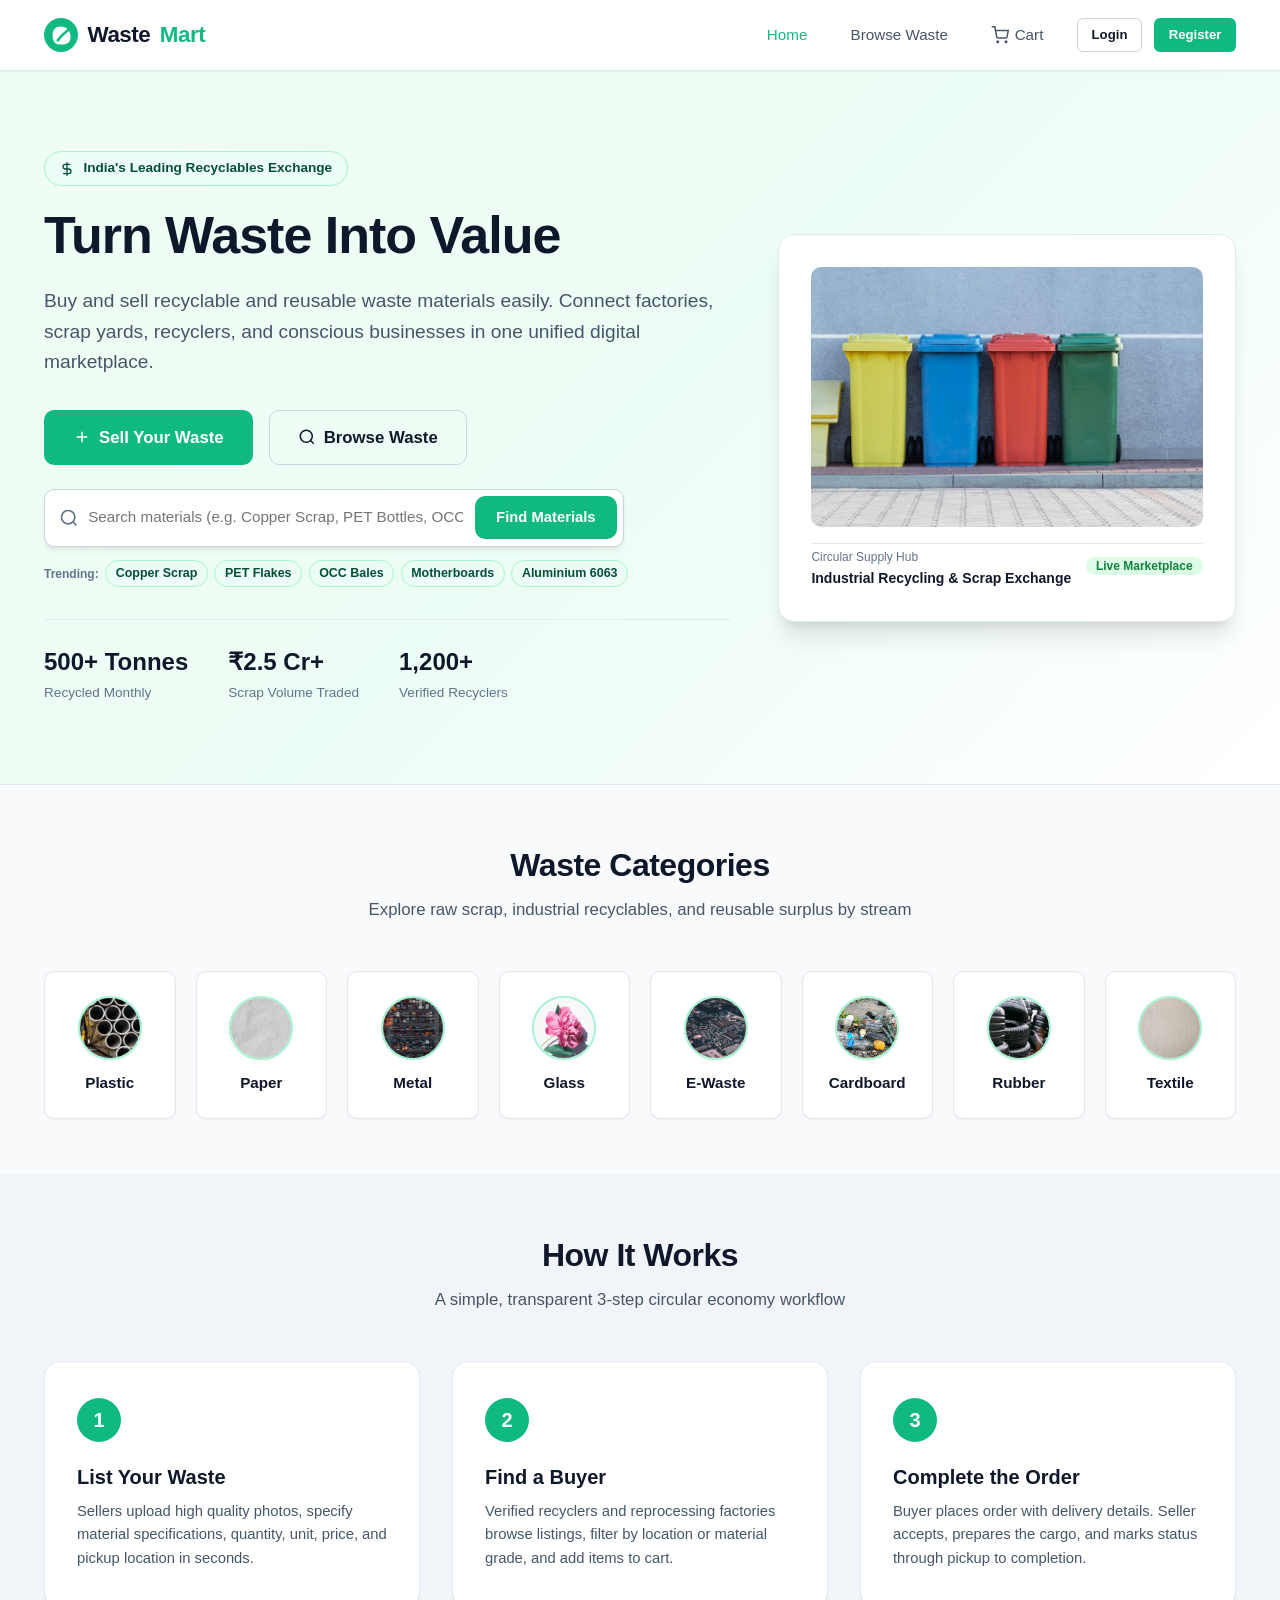
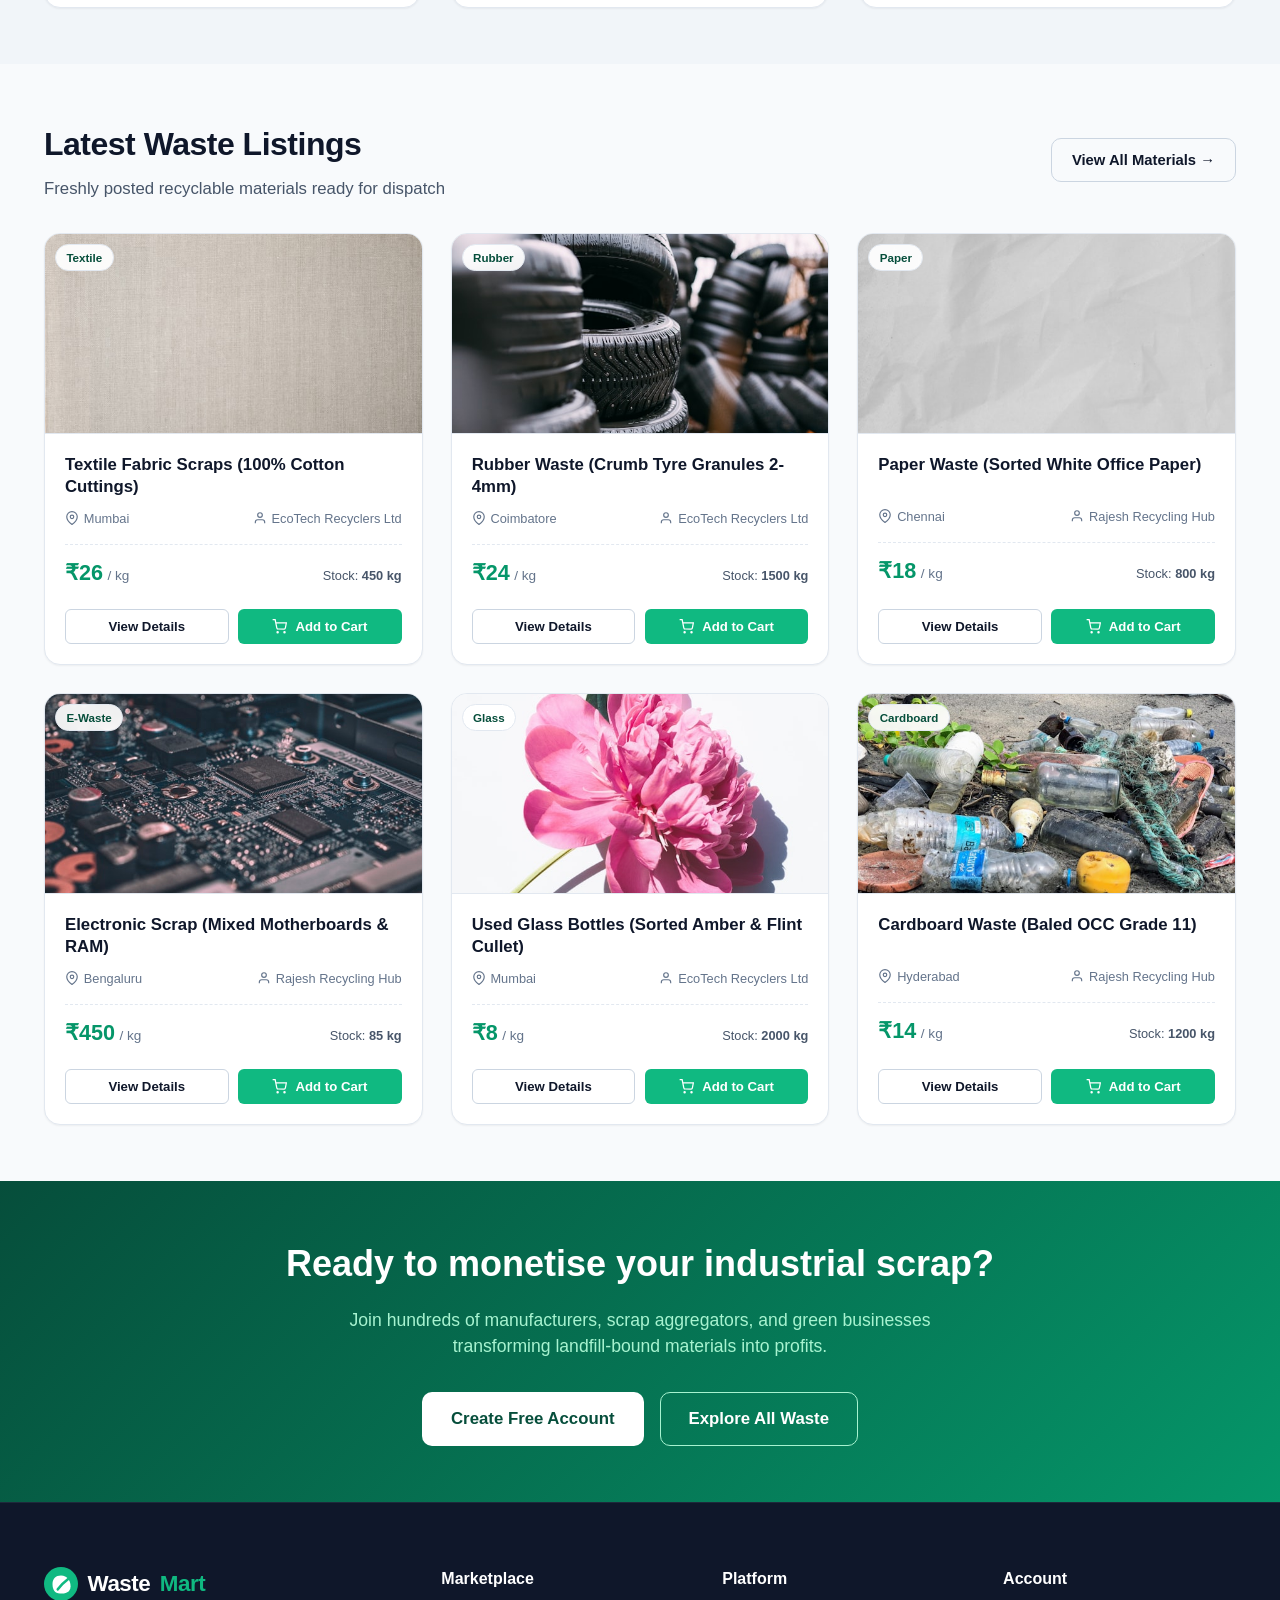
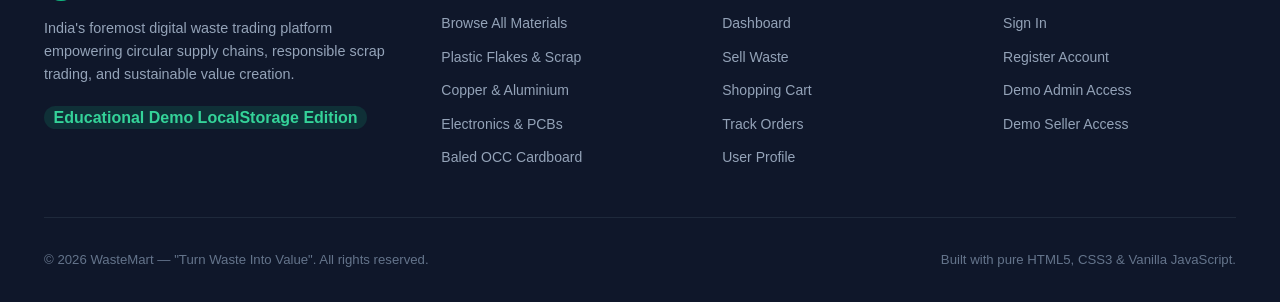
<file: index.html>
<!DOCTYPE html>
<html lang="en">
<head>
  <meta charset="UTF-8">
  <meta name="viewport" content="width=device-width, initial-scale=1.0">
  <title>WasteMart — Buy & Sell Waste | Turn Waste Into Value</title>
  <link rel="icon" type="image/svg+xml" href="assets/images/favicon.svg">
  <link rel="stylesheet" href="css/style.css">
  <link rel="stylesheet" href="css/responsive.css">
</head>
<body>

  <!-- Site Header -->
  <header class="site-header">
    <div class="container navbar">
      <a href="index.html" class="brand-logo">
        <svg class="brand-logo-icon" viewBox="0 0 32 32" fill="none">
          <circle cx="16" cy="16" r="16" fill="#10b981"/>
          <path d="M16 8C22 8 25 13 25 18C25 24 20 25 15 25C10 25 8 21 8 16C8 11 11 8 16 8Z" fill="#ffffff"/>
          <path d="M13 21C16 17 19 14 23 11" stroke="#10b981" stroke-width="2.5" stroke-linecap="round"/>
        </svg>
        Waste<span>Mart</span>
      </a>

      <!-- Desktop Navigation -->
      <nav class="nav-menu" id="mainNav">
        <!-- Injected via js/main.js -->
      </nav>

      <!-- Mobile Hamburger Button -->
      <button class="mobile-menu-btn" onclick="toggleMobileNav()" aria-label="Toggle navigation">
        <svg width="24" height="24" viewBox="0 0 24 24" fill="none" stroke="currentColor" stroke-width="2">
          <line x1="3" y1="12" x2="21" y2="12"></line>
          <line x1="3" y1="6" x2="21" y2="6"></line>
          <line x1="3" y1="18" x2="21" y2="18"></line>
        </svg>
      </button>
    </div>
  </header>

  <!-- Mobile Drawer Menu -->
  <div class="mobile-backdrop" id="mobileBackdrop" onclick="toggleMobileNav()"></div>
  <div class="mobile-drawer" id="mobileDrawer">
    <div class="mobile-drawer-header">
      <span class="brand-logo">Waste<span>Mart</span></span>
      <button class="mobile-drawer-close" onclick="toggleMobileNav()">&times;</button>
    </div>
    <nav class="mobile-nav-links" id="mobileNavLinks">
      <!-- Injected via js/main.js -->
    </nav>
  </div>

  <!-- Main Page Content -->
  <main>
    <!-- Hero Section -->
    <section class="hero-section">
      <div class="container hero-grid">
        <div class="hero-content">
          <div class="hero-tag">
            <svg width="16" height="16" viewBox="0 0 24 24" fill="none" stroke="currentColor" stroke-width="2">
              <path d="M12 2v20M17 5H9.5a3.5 3.5 0 0 0 0 7h5a3.5 3.5 0 0 1 0 7H6"></path>
            </svg>
            India's Leading Recyclables Exchange
          </div>
          <h1 class="hero-title">Turn Waste Into Value</h1>
          <p class="hero-subtitle">
            Buy and sell recyclable and reusable waste materials easily. Connect factories, scrap yards, recyclers, and conscious businesses in one unified digital marketplace.
          </p>
          <div class="hero-actions">
            <a href="sell.html" class="btn btn-primary btn-lg">
              <svg width="18" height="18" viewBox="0 0 24 24" fill="none" stroke="currentColor" stroke-width="2">
                <line x1="12" y1="5" x2="12" y2="19"></line>
                <line x1="5" y1="12" x2="19" y2="12"></line>
              </svg>
              Sell Your Waste
            </a>
            <a href="shop.html" class="btn btn-outline btn-lg">
              <svg width="18" height="18" viewBox="0 0 24 24" fill="none" stroke="currentColor" stroke-width="2">
                <circle cx="11" cy="11" r="8"></circle>
                <line x1="21" y1="21" x2="16.65" y2="16.65"></line>
              </svg>
              Browse Waste
            </a>
          </div>

          <!-- Hero Instant Search -->
          <form action="shop.html" method="GET" class="hero-search-box">
            <div class="hero-search-input-wrap">
              <svg width="20" height="20" viewBox="0 0 24 24" fill="none" stroke="currentColor" stroke-width="2">
                <circle cx="11" cy="11" r="8"></circle>
                <line x1="21" y1="21" x2="16.65" y2="16.65"></line>
              </svg>
              <input type="text" name="search" class="hero-search-input" placeholder="Search materials (e.g. Copper Scrap, PET Bottles, OCC Bales)...">
            </div>
            <button type="submit" class="btn btn-primary">Find Materials</button>
          </form>

          <div class="hero-popular-tags">
            <span class="text-xs font-semibold text-muted">Trending:</span>
            <a href="shop.html?search=Copper" class="hero-tag-link">Copper Scrap</a>
            <a href="shop.html?search=Plastic" class="hero-tag-link">PET Flakes</a>
            <a href="shop.html?search=Cardboard" class="hero-tag-link">OCC Bales</a>
            <a href="shop.html?search=E-Waste" class="hero-tag-link">Motherboards</a>
            <a href="shop.html?search=Aluminium" class="hero-tag-link">Aluminium 6063</a>
          </div>

          <div class="hero-stats-row">
            <div class="hero-stat-item">
              <strong>500+ Tonnes</strong>
              <span>Recycled Monthly</span>
            </div>
            <div class="hero-stat-item">
              <strong>₹2.5 Cr+</strong>
              <span>Scrap Volume Traded</span>
            </div>
            <div class="hero-stat-item">
              <strong>1,200+</strong>
              <span>Verified Recyclers</span>
            </div>
          </div>
        </div>

        <div class="hero-visual">
          <img src="assets/images/hero-recycling.jpg" alt="WasteMart Circular Economy Recycling Facility" style="width: 100%; height: 260px; object-fit: cover; border-radius: var(--radius-md);">
          <div class="flex justify-between items-center mt-3 pt-3 border-top" style="border-top: 1px solid #e2e8f0;">
            <div class="text-left">
              <span class="text-xs text-muted">Circular Supply Hub</span>
              <p class="font-bold text-sm">Industrial Recycling &amp; Scrap Exchange</p>
            </div>
            <span class="badge badge-completed">Live Marketplace</span>
          </div>
        </div>
      </div>
    </section>

    <!-- Waste Categories -->
    <section class="py-12">
      <div class="container">
        <div class="section-header">
          <h2 class="section-title">Waste Categories</h2>
          <p class="section-subtitle">Explore raw scrap, industrial recyclables, and reusable surplus by stream</p>
        </div>

        <div class="categories-grid">
          <a href="shop.html?category=Plastic" class="category-card">
            <div class="category-card-icon">
              <img src="assets/images/prod-plastic-bottles.jpg" alt="Plastic Scrap">
            </div>
            <span class="category-card-title">Plastic</span>
          </a>

          <a href="shop.html?category=Paper" class="category-card">
            <div class="category-card-icon">
              <img src="assets/images/prod-paper-scrap.jpg" alt="Paper Scrap">
            </div>
            <span class="category-card-title">Paper</span>
          </a>

          <a href="shop.html?category=Metal" class="category-card">
            <div class="category-card-icon">
              <img src="assets/images/prod-copper-scrap.jpg" alt="Metal Scrap">
            </div>
            <span class="category-card-title">Metal</span>
          </a>

          <a href="shop.html?category=Glass" class="category-card">
            <div class="category-card-icon">
              <img src="assets/images/prod-glass-bottles.jpg" alt="Glass Waste">
            </div>
            <span class="category-card-title">Glass</span>
          </a>

          <a href="shop.html?category=E-Waste" class="category-card">
            <div class="category-card-icon">
              <img src="assets/images/prod-electronic-scrap.jpg" alt="Electronic Waste">
            </div>
            <span class="category-card-title">E-Waste</span>
          </a>

          <a href="shop.html?category=Cardboard" class="category-card">
            <div class="category-card-icon">
              <img src="assets/images/prod-cardboard-bales.jpg" alt="Cardboard Scrap">
            </div>
            <span class="category-card-title">Cardboard</span>
          </a>

          <a href="shop.html?category=Rubber" class="category-card">
            <div class="category-card-icon">
              <img src="assets/images/prod-rubber-scrap.jpg" alt="Rubber Scrap">
            </div>
            <span class="category-card-title">Rubber</span>
          </a>

          <a href="shop.html?category=Textile" class="category-card">
            <div class="category-card-icon">
              <img src="assets/images/prod-textile-scrap.jpg" alt="Textile Scrap">
            </div>
            <span class="category-card-title">Textile</span>
          </a>
        </div>
      </div>
    </section>

    <!-- How It Works -->
    <section class="py-12" style="background-color: var(--bg-section);">
      <div class="container">
        <div class="section-header">
          <h2 class="section-title">How It Works</h2>
          <p class="section-subtitle">A simple, transparent 3-step circular economy workflow</p>
        </div>

        <div class="how-it-works-grid">
          <div class="step-card">
            <div class="step-number">1</div>
            <h3>List Your Waste</h3>
            <p>Sellers upload high quality photos, specify material specifications, quantity, unit, price, and pickup location in seconds.</p>
          </div>

          <div class="step-card">
            <div class="step-number">2</div>
            <h3>Find a Buyer</h3>
            <p>Verified recyclers and reprocessing factories browse listings, filter by location or material grade, and add items to cart.</p>
          </div>

          <div class="step-card">
            <div class="step-number">3</div>
            <h3>Complete the Order</h3>
            <p>Buyer places order with delivery details. Seller accepts, prepares the cargo, and marks status through pickup to completion.</p>
          </div>
        </div>
      </div>
    </section>

    <!-- Latest Waste Listings -->
    <section class="py-12">
      <div class="container">
        <div class="flex justify-between items-center mb-6">
          <div>
            <h2 class="section-title text-left mb-1">Latest Waste Listings</h2>
            <p class="section-subtitle text-left">Freshly posted recyclable materials ready for dispatch</p>
          </div>
          <a href="shop.html" class="btn btn-outline">
            View All Materials &rarr;
          </a>
        </div>

        <!-- 6 Products Grid -->
        <div class="product-grid" id="latestProductsGrid">
          <!-- Injected via js/products.js -->
        </div>
      </div>
    </section>

    <!-- Eco Banner CTA -->
    <section class="py-12" style="background: linear-gradient(135deg, #064e3b 0%, #059669 100%); color: white;">
      <div class="container text-center">
        <h2 style="font-size: 2.25rem; font-weight: 800; margin-bottom: 1rem; color: white;">Ready to monetise your industrial scrap?</h2>
        <p style="font-size: 1.1rem; max-width: 620px; margin: 0 auto 2rem; color: #a7f3d0;">
          Join hundreds of manufacturers, scrap aggregators, and green businesses transforming landfill-bound materials into profits.
        </p>
        <div class="flex justify-center gap-3 flex-wrap">
          <a href="register.html" class="btn btn-primary btn-lg" style="background: white; color: #064e3b;">Create Free Account</a>
          <a href="shop.html" class="btn btn-outline btn-lg" style="border-color: #a7f3d0; color: white;">Explore All Waste</a>
        </div>
      </div>
    </section>
  </main>

  <!-- Site Footer -->
  <footer class="site-footer">
    <div class="container">
      <div class="footer-grid">
        <div class="footer-brand">
          <div class="brand-logo">
            <svg class="brand-logo-icon" viewBox="0 0 32 32" fill="none">
              <circle cx="16" cy="16" r="16" fill="#10b981"/>
              <path d="M16 8C22 8 25 13 25 18C25 24 20 25 15 25C10 25 8 21 8 16C8 11 11 8 16 8Z" fill="#ffffff"/>
              <path d="M13 21C16 17 19 14 23 11" stroke="#10b981" stroke-width="2.5" stroke-linecap="round"/>
            </svg>
            Waste<span>Mart</span>
          </div>
          <p>
            India's foremost digital waste trading platform empowering circular supply chains, responsible scrap trading, and sustainable value creation.
          </p>
          <span class="demo-watermark">Educational Demo LocalStorage Edition</span>
        </div>

        <div class="footer-col">
          <h4>Marketplace</h4>
          <ul class="footer-links">
            <li><a href="shop.html">Browse All Materials</a></li>
            <li><a href="shop.html?category=Plastic">Plastic Flakes &amp; Scrap</a></li>
            <li><a href="shop.html?category=Metal">Copper &amp; Aluminium</a></li>
            <li><a href="shop.html?category=E-Waste">Electronics &amp; PCBs</a></li>
            <li><a href="shop.html?category=Cardboard">Baled OCC Cardboard</a></li>
          </ul>
        </div>

        <div class="footer-col">
          <h4>Platform</h4>
          <ul class="footer-links">
            <li><a href="dashboard.html">Dashboard</a></li>
            <li><a href="sell.html">Sell Waste</a></li>
            <li><a href="cart.html">Shopping Cart</a></li>
            <li><a href="orders.html">Track Orders</a></li>
            <li><a href="profile.html">User Profile</a></li>
          </ul>
        </div>

        <div class="footer-col">
          <h4>Account</h4>
          <ul class="footer-links">
            <li><a href="login.html">Sign In</a></li>
            <li><a href="register.html">Register Account</a></li>
            <li><a href="login.html">Demo Admin Access</a></li>
            <li><a href="login.html">Demo Seller Access</a></li>
          </ul>
        </div>
      </div>

      <div class="footer-bottom">
        <p>&copy; 2026 WasteMart — "Turn Waste Into Value". All rights reserved.</p>
        <p>Built with pure HTML5, CSS3 &amp; Vanilla JavaScript.</p>
      </div>
    </div>
  </footer>

  <!-- Scripts -->
  <script src="js/storage.js"></script>
  <script src="js/auth.js"></script>
  <script src="js/cart.js"></script>
  <script src="js/products.js"></script>
  <script src="js/orders.js"></script>
  <script src="js/dashboard.js"></script>
  <script src="js/main.js"></script>
  <script>
    document.addEventListener('DOMContentLoaded', () => {
      renderLatestProducts('latestProductsGrid');
    });
  </script>
</body>
</html>
</file>
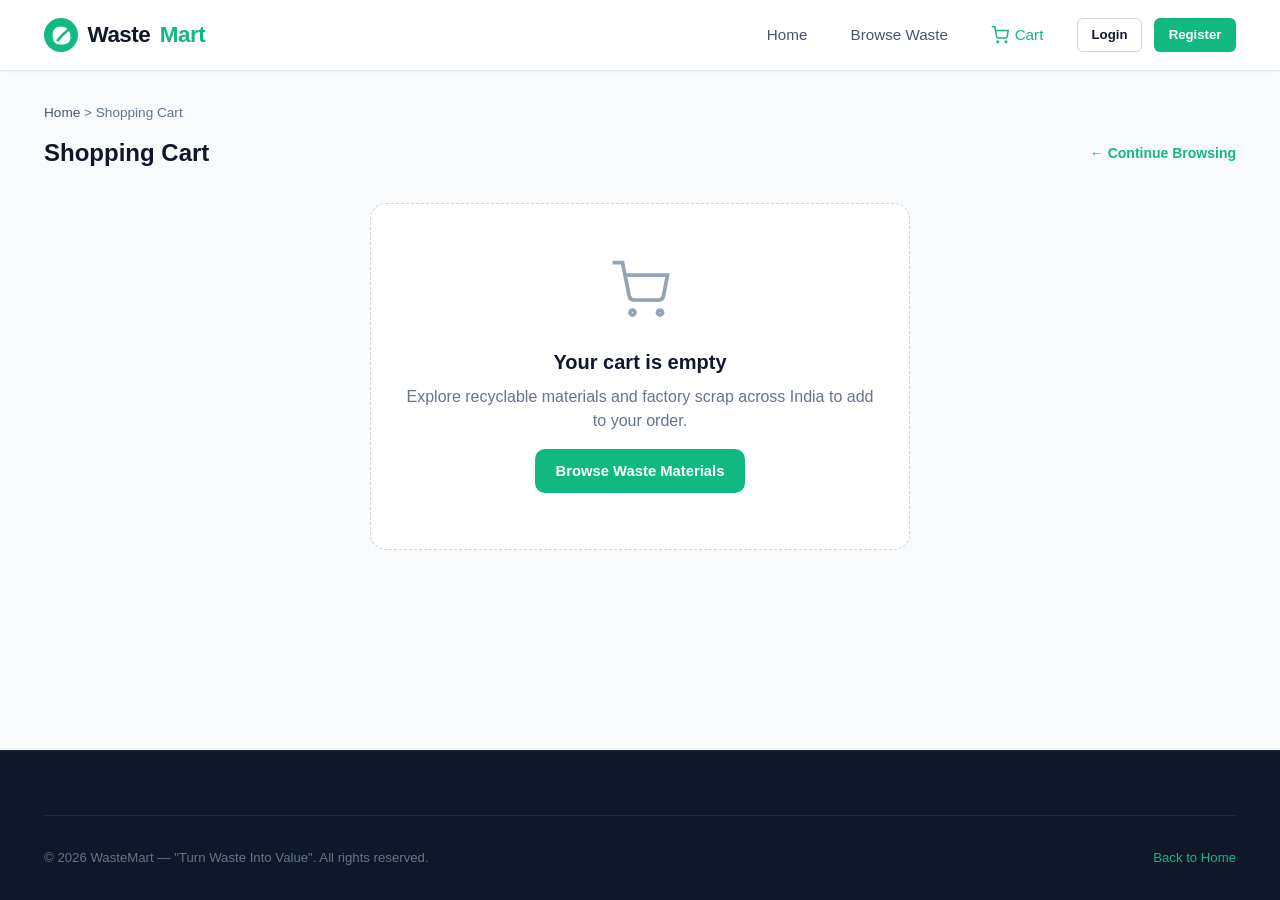
<file: cart.html>
<!DOCTYPE html>
<html lang="en">
<head>
  <meta charset="UTF-8">
  <meta name="viewport" content="width=device-width, initial-scale=1.0">
  <title>Shopping Cart — WasteMart</title>
  <link rel="icon" type="image/svg+xml" href="assets/images/favicon.svg">
  <link rel="stylesheet" href="css/style.css">
  <link rel="stylesheet" href="css/responsive.css">
</head>
<body>

  <!-- Site Header -->
  <header class="site-header">
    <div class="container navbar">
      <a href="index.html" class="brand-logo">
        <svg class="brand-logo-icon" viewBox="0 0 32 32" fill="none">
          <circle cx="16" cy="16" r="16" fill="#10b981"/>
          <path d="M16 8C22 8 25 13 25 18C25 24 20 25 15 25C10 25 8 21 8 16C8 11 11 8 16 8Z" fill="#ffffff"/>
          <path d="M13 21C16 17 19 14 23 11" stroke="#10b981" stroke-width="2.5" stroke-linecap="round"/>
        </svg>
        Waste<span>Mart</span>
      </a>

      <nav class="nav-menu" id="mainNav"></nav>

      <button class="mobile-menu-btn" onclick="toggleMobileNav()" aria-label="Toggle navigation">
        <svg width="24" height="24" viewBox="0 0 24 24" fill="none" stroke="currentColor" stroke-width="2">
          <line x1="3" y1="12" x2="21" y2="12"></line>
          <line x1="3" y1="6" x2="21" y2="6"></line>
          <line x1="3" y1="18" x2="21" y2="18"></line>
        </svg>
      </button>
    </div>
  </header>

  <!-- Mobile Drawer Menu -->
  <div class="mobile-backdrop" id="mobileBackdrop" onclick="toggleMobileNav()"></div>
  <div class="mobile-drawer" id="mobileDrawer">
    <div class="mobile-drawer-header">
      <span class="brand-logo">Waste<span>Mart</span></span>
      <button class="mobile-drawer-close" onclick="toggleMobileNav()">&times;</button>
    </div>
    <nav class="mobile-nav-links" id="mobileNavLinks"></nav>
  </div>

  <main class="py-6">
    <div class="container">
      <div class="breadcrumbs">
        <a href="index.html">Home</a> &gt; <span>Shopping Cart</span>
      </div>

      <div class="flex justify-between items-center mb-6">
        <h1 class="text-2xl font-bold">Shopping Cart</h1>
        <a href="shop.html" class="text-sm font-semibold text-green">&larr; Continue Browsing</a>
      </div>

      <!-- Empty State -->
      <div class="empty-state-box" id="cartEmptyState" style="display: none;">
        <svg width="60" height="60" viewBox="0 0 24 24" fill="none" stroke="#94a3b8" stroke-width="1.5">
          <circle cx="9" cy="21" r="1"></circle>
          <circle cx="20" cy="21" r="1"></circle>
          <path d="M1 1h4l2.68 13.39a2 2 0 0 0 2 1.61h9.72a2 2 0 0 0 2-1.61L23 6H6"></path>
        </svg>
        <h3>Your cart is empty</h3>
        <p class="text-muted">Explore recyclable materials and factory scrap across India to add to your order.</p>
        <a href="shop.html" class="btn btn-primary mt-3">Browse Waste Materials</a>
      </div>

      <!-- Active Cart Content -->
      <div class="cart-layout" id="cartContent">
        <!-- Cart Items Table -->
        <div class="cart-table-card">
          <div class="table-responsive">
            <table class="cart-table">
              <thead>
                <tr>
                  <th>Waste Product</th>
                  <th class="text-right">Unit Price</th>
                  <th>Quantity</th>
                  <th class="text-right">Total</th>
                  <th class="text-center">Action</th>
                </tr>
              </thead>
              <tbody id="cartTableBody">
                <!-- Injected via js/cart.js renderCartPage() -->
              </tbody>
            </table>
          </div>
        </div>

        <!-- Summary Sidebar -->
        <div class="summary-card">
          <h3>Order Pricing Breakdown</h3>
          <div class="summary-row">
            <span>Subtotal</span>
            <span id="cartSubtotal">₹0</span>
          </div>
          <div class="summary-row">
            <span>Flat Delivery &amp; Logistics Charge</span>
            <span id="cartDelivery">₹200</span>
          </div>
          <div class="summary-divider"></div>
          <div class="summary-row summary-total">
            <span>Grand Total</span>
            <span class="text-green" id="cartGrandTotal">₹0</span>
          </div>

          <a href="checkout.html" class="btn btn-primary btn-lg mt-4" style="width: 100%;">
            Proceed to Checkout &rarr;
          </a>

          <p class="text-xs text-muted text-center mt-3">
            Includes verified cargo dispatch and door-to-door transit handling.
          </p>
        </div>
      </div>
    </div>
  </main>

  <!-- Site Footer -->
  <footer class="site-footer">
    <div class="container">
      <div class="footer-bottom">
        <p>&copy; 2026 WasteMart — "Turn Waste Into Value". All rights reserved.</p>
        <p><a href="index.html" class="text-green">Back to Home</a></p>
      </div>
    </div>
  </footer>

  <!-- Scripts -->
  <script src="js/storage.js"></script>
  <script src="js/auth.js"></script>
  <script src="js/cart.js"></script>
  <script src="js/products.js"></script>
  <script src="js/orders.js"></script>
  <script src="js/dashboard.js"></script>
  <script src="js/main.js"></script>
  <script>
    document.addEventListener('DOMContentLoaded', () => {
      renderCartPage();
    });
  </script>
</body>
</html>
</file>
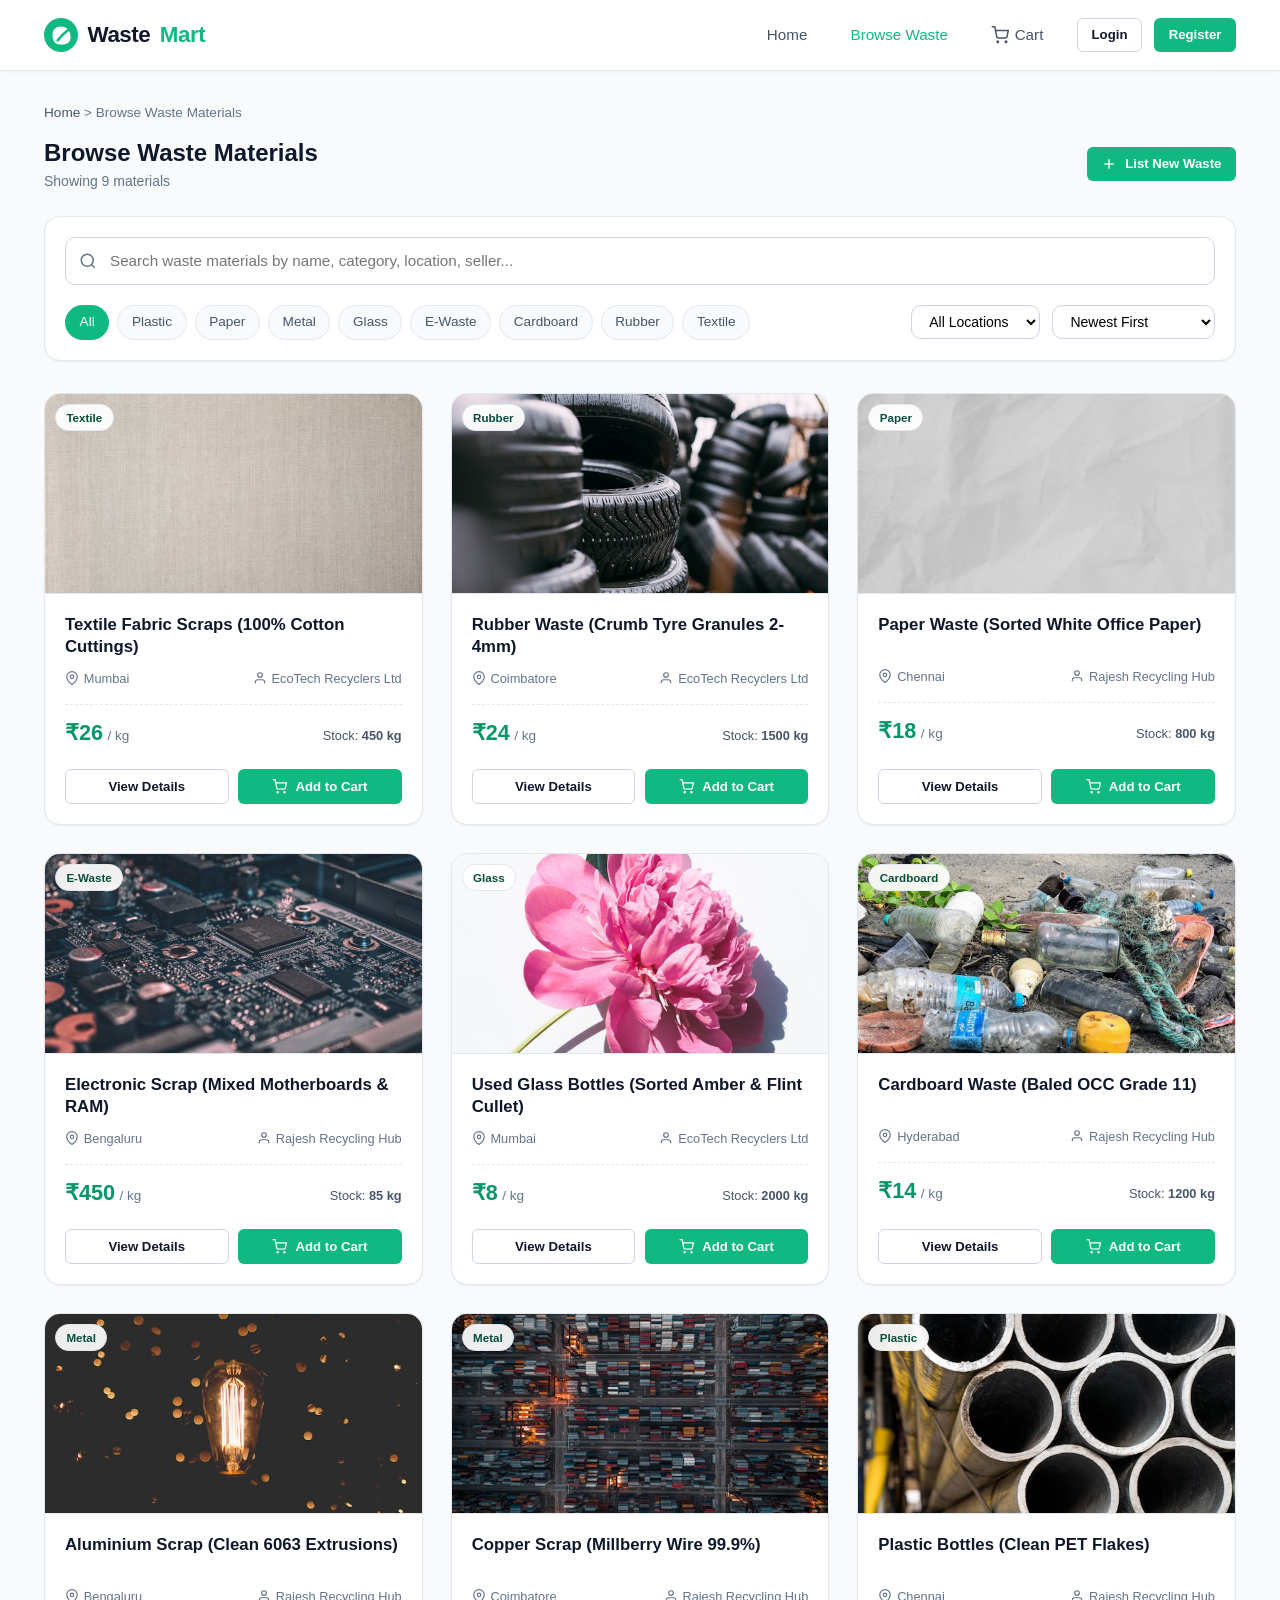
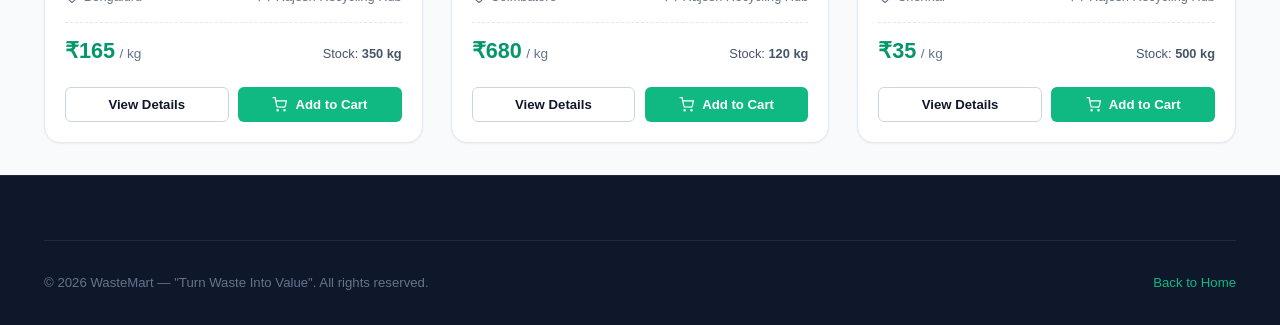
<file: checkout.html>
<!DOCTYPE html>
<html lang="en">
<head>
  <meta charset="UTF-8">
  <meta name="viewport" content="width=device-width, initial-scale=1.0">
  <title>Checkout — WasteMart</title>
  <link rel="icon" type="image/svg+xml" href="assets/images/favicon.svg">
  <link rel="stylesheet" href="css/style.css">
  <link rel="stylesheet" href="css/responsive.css">
</head>
<body>

  <!-- Site Header -->
  <header class="site-header">
    <div class="container navbar">
      <a href="index.html" class="brand-logo">
        <svg class="brand-logo-icon" viewBox="0 0 32 32" fill="none">
          <circle cx="16" cy="16" r="16" fill="#10b981"/>
          <path d="M16 8C22 8 25 13 25 18C25 24 20 25 15 25C10 25 8 21 8 16C8 11 11 8 16 8Z" fill="#ffffff"/>
          <path d="M13 21C16 17 19 14 23 11" stroke="#10b981" stroke-width="2.5" stroke-linecap="round"/>
        </svg>
        Waste<span>Mart</span>
      </a>

      <nav class="nav-menu" id="mainNav"></nav>

      <button class="mobile-menu-btn" onclick="toggleMobileNav()" aria-label="Toggle navigation">
        <svg width="24" height="24" viewBox="0 0 24 24" fill="none" stroke="currentColor" stroke-width="2">
          <line x1="3" y1="12" x2="21" y2="12"></line>
          <line x1="3" y1="6" x2="21" y2="6"></line>
          <line x1="3" y1="18" x2="21" y2="18"></line>
        </svg>
      </button>
    </div>
  </header>

  <!-- Mobile Drawer Menu -->
  <div class="mobile-backdrop" id="mobileBackdrop" onclick="toggleMobileNav()"></div>
  <div class="mobile-drawer" id="mobileDrawer">
    <div class="mobile-drawer-header">
      <span class="brand-logo">Waste<span>Mart</span></span>
      <button class="mobile-drawer-close" onclick="toggleMobileNav()">&times;</button>
    </div>
    <nav class="mobile-nav-links" id="mobileNavLinks"></nav>
  </div>

  <main class="py-6">
    <div class="container">
      <div class="breadcrumbs">
        <a href="index.html">Home</a> &gt; <a href="cart.html">Cart</a> &gt; <span>Checkout</span>
      </div>

      <h1 class="text-2xl font-bold mb-6">Complete Waste Procurement Order</h1>

      <form id="checkoutForm" onsubmit="handlePlaceOrderSubmit(event)">
        <div class="checkout-layout">
          <!-- Left: Shipping & Payment -->
          <div class="checkout-box">
            <h3>Shipping &amp; Delivery Destination</h3>
            
            <div class="form-grid-2">
              <div class="form-group">
                <label class="form-label" for="checkoutName">Full Name / Factory Representative *</label>
                <input type="text" id="checkoutName" class="form-input" placeholder="e.g. Priya Sharma" required>
              </div>

              <div class="form-group">
                <label class="form-label" for="checkoutPhone">Contact Phone Number *</label>
                <input type="tel" id="checkoutPhone" class="form-input" placeholder="+91 98765 00000" required>
              </div>
            </div>

            <div class="form-group">
              <label class="form-label" for="checkoutAddress">Delivery Address / Factory Plot / Yard *</label>
              <textarea id="checkoutAddress" rows="2" class="form-textarea" placeholder="Street, Industrial Area, Unit No..." required></textarea>
            </div>

            <div class="form-grid-2">
              <div class="form-group">
                <label class="form-label" for="checkoutCity">City *</label>
                <input type="text" id="checkoutCity" class="form-input" placeholder="e.g. Bengaluru" required>
              </div>

              <div class="form-group">
                <label class="form-label" for="checkoutState">State *</label>
                <input type="text" id="checkoutState" class="form-input" placeholder="e.g. Karnataka" required>
              </div>
            </div>

            <div class="form-group">
              <label class="form-label" for="checkoutPincode">Postal Pincode *</label>
              <input type="text" id="checkoutPincode" class="form-input" placeholder="e.g. 560103" required>
            </div>

            <h3 class="mt-4">Payment Method</h3>
            <p class="text-xs text-muted mb-2">Select your preferred payment terms (Demo Simulation):</p>
            
            <div class="payment-options-group">
              <label class="payment-radio-label">
                <input type="radio" name="paymentMethod" value="Cash on Delivery" checked>
                <div>
                  <span>Cash on Delivery / On Weighing Scale</span>
                  <div class="text-xs text-muted">Settle payment upon physical material verification at pickup / delivery.</div>
                </div>
              </label>

              <label class="payment-radio-label">
                <input type="radio" name="paymentMethod" value="Pay Later">
                <div>
                  <span>Pay Later (B2B Credit Invoice)</span>
                  <div class="text-xs text-muted">15-day Net invoice terms for verified recycling corporate partners.</div>
                </div>
              </label>
            </div>
          </div>

          <!-- Right: Order Summary -->
          <div class="summary-card">
            <h3>Order Summary</h3>
            <div id="checkoutItemsList" class="mb-4">
              <!-- Injected via js/orders.js renderCheckoutSummary() -->
            </div>

            <div class="summary-row">
              <span>Subtotal:</span>
              <span id="checkoutSubtotal">₹0</span>
            </div>
            <div class="summary-row">
              <span>Delivery Charge:</span>
              <span id="checkoutDelivery">₹200</span>
            </div>
            <div class="summary-divider"></div>
            <div class="summary-row summary-total">
              <span>Grand Total:</span>
              <span class="text-green" id="checkoutTotal">₹0</span>
            </div>

            <button type="submit" class="btn btn-primary btn-lg mt-4" style="width: 100%;">
              Place Order
            </button>

            <div class="text-center mt-3">
              <span class="badge badge-completed">100% Safe LocalStorage Order Simulation</span>
            </div>
          </div>
        </div>
      </form>
    </div>
  </main>

  <!-- Site Footer -->
  <footer class="site-footer">
    <div class="container">
      <div class="footer-bottom">
        <p>&copy; 2026 WasteMart — "Turn Waste Into Value". All rights reserved.</p>
        <p><a href="cart.html" class="text-green">Back to Cart</a></p>
      </div>
    </div>
  </footer>

  <!-- Scripts -->
  <script src="js/storage.js"></script>
  <script src="js/auth.js"></script>
  <script src="js/cart.js"></script>
  <script src="js/products.js"></script>
  <script src="js/orders.js"></script>
  <script src="js/dashboard.js"></script>
  <script src="js/main.js"></script>
  <script>
    document.addEventListener('DOMContentLoaded', () => {
      initCheckoutPage();
    });
  </script>
</body>
</html>
</file>
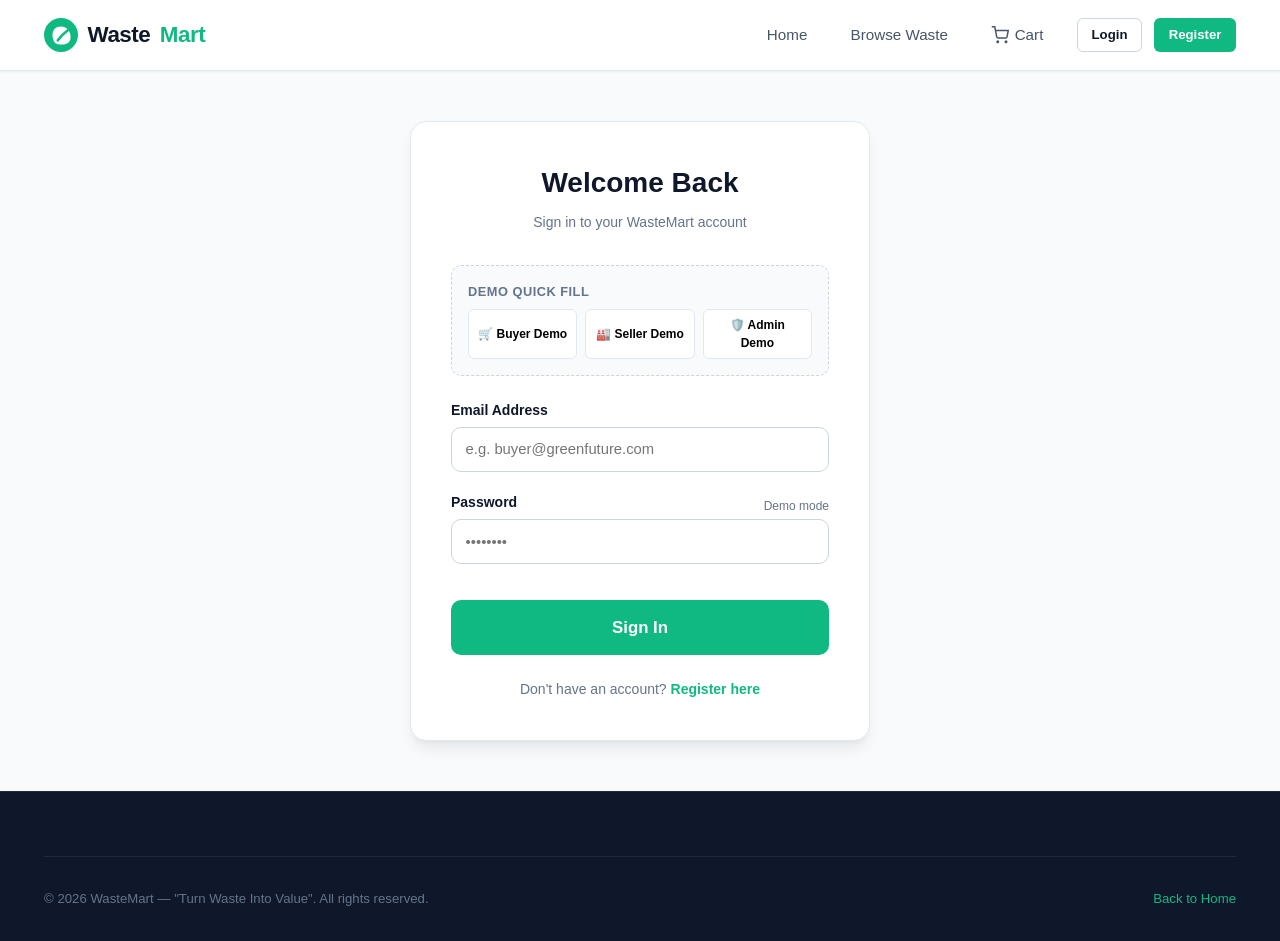
<file: dashboard.html>
<!DOCTYPE html>
<html lang="en">
<head>
  <meta charset="UTF-8">
  <meta name="viewport" content="width=device-width, initial-scale=1.0">
  <title>Dashboard — WasteMart</title>
  <link rel="icon" type="image/svg+xml" href="assets/images/favicon.svg">
  <link rel="stylesheet" href="css/style.css">
  <link rel="stylesheet" href="css/responsive.css">
  <link rel="stylesheet" href="css/dashboard.css">
</head>
<body>

  <!-- Site Header -->
  <header class="site-header">
    <div class="container navbar">
      <a href="index.html" class="brand-logo">
        <svg class="brand-logo-icon" viewBox="0 0 32 32" fill="none">
          <circle cx="16" cy="16" r="16" fill="#10b981"/>
          <path d="M16 8C22 8 25 13 25 18C25 24 20 25 15 25C10 25 8 21 8 16C8 11 11 8 16 8Z" fill="#ffffff"/>
          <path d="M13 21C16 17 19 14 23 11" stroke="#10b981" stroke-width="2.5" stroke-linecap="round"/>
        </svg>
        Waste<span>Mart</span>
      </a>

      <nav class="nav-menu" id="mainNav"></nav>

      <button class="mobile-menu-btn" onclick="toggleMobileNav()" aria-label="Toggle navigation">
        <svg width="24" height="24" viewBox="0 0 24 24" fill="none" stroke="currentColor" stroke-width="2">
          <line x1="3" y1="12" x2="21" y2="12"></line>
          <line x1="3" y1="6" x2="21" y2="6"></line>
          <line x1="3" y1="18" x2="21" y2="18"></line>
        </svg>
      </button>
    </div>
  </header>

  <!-- Mobile Drawer Menu -->
  <div class="mobile-backdrop" id="mobileBackdrop" onclick="toggleMobileNav()"></div>
  <div class="mobile-drawer" id="mobileDrawer">
    <div class="mobile-drawer-header">
      <span class="brand-logo">Waste<span>Mart</span></span>
      <button class="mobile-drawer-close" onclick="toggleMobileNav()">&times;</button>
    </div>
    <nav class="mobile-nav-links" id="mobileNavLinks"></nav>
  </div>

  <main class="py-6">
    <div class="container">
      <div class="dashboard-header">
        <div class="dashboard-title-wrap">
          <div class="flex items-center gap-2">
            <h1>Workspace Dashboard</h1>
            <span id="dashboardUserRoleBadge" class="badge">ROLE</span>
          </div>
          <p class="dashboard-user-greeting" id="dashboardUserGreeting">Welcome back!</p>
        </div>
        <div class="flex gap-2">
          <a href="shop.html" class="btn btn-outline btn-sm">Explore Waste</a>
          <a href="sell.html" class="btn btn-primary btn-sm" id="dashboardSellBtn">
            <svg width="15" height="15" viewBox="0 0 24 24" fill="none" stroke="currentColor" stroke-width="2">
              <line x1="12" y1="5" x2="12" y2="19"></line>
              <line x1="5" y1="12" x2="19" y2="12"></line>
            </svg>
            Sell Waste
          </a>
        </div>
      </div>

      <!-- 1. SELLER DASHBOARD VIEW -->
      <div id="sellerDashboardView" style="display: none;">
        <!-- Stats Grid -->
        <div class="stats-grid">
          <div class="stat-card">
            <div class="stat-icon-box stat-icon-green">
              <svg width="24" height="24" viewBox="0 0 24 24" fill="none" stroke="currentColor" stroke-width="2">
                <path d="M21 16V8a2 2 0 0 0-1-1.73l-7-4a2 2 0 0 0-2 0l-7 4A2 2 0 0 0 3 8v8a2 2 0 0 0 1 1.73l7 4a2 2 0 0 0 2 0l7-4A2 2 0 0 0 21 16z"></path>
              </svg>
            </div>
            <div class="stat-details">
              <span class="stat-label">Total Listings</span>
              <div class="stat-value" id="sellerTotalListings">0</div>
            </div>
          </div>

          <div class="stat-card">
            <div class="stat-icon-box stat-icon-blue">
              <svg width="24" height="24" viewBox="0 0 24 24" fill="none" stroke="currentColor" stroke-width="2">
                <polyline points="20 6 9 17 4 12"></polyline>
              </svg>
            </div>
            <div class="stat-details">
              <span class="stat-label">Active Listings</span>
              <div class="stat-value" id="sellerActiveListings">0</div>
            </div>
          </div>

          <div class="stat-card">
            <div class="stat-icon-box stat-icon-amber">
              <svg width="24" height="24" viewBox="0 0 24 24" fill="none" stroke="currentColor" stroke-width="2">
                <circle cx="9" cy="21" r="1"></circle>
                <circle cx="20" cy="21" r="1"></circle>
                <path d="M1 1h4l2.68 13.39a2 2 0 0 0 2 1.61h9.72a2 2 0 0 0 2-1.61L23 6H6"></path>
              </svg>
            </div>
            <div class="stat-details">
              <span class="stat-label">Total Orders</span>
              <div class="stat-value" id="sellerTotalOrders">0</div>
            </div>
          </div>

          <div class="stat-card">
            <div class="stat-icon-box stat-icon-purple">
              <svg width="24" height="24" viewBox="0 0 24 24" fill="none" stroke="currentColor" stroke-width="2">
                <rect x="2" y="7" width="20" height="14" rx="2" ry="2"></rect>
                <path d="M16 21V5a2 2 0 0 0-2-2h-4a2 2 0 0 0-2 2v16"></path>
              </svg>
            </div>
            <div class="stat-details">
              <span class="stat-label">Completed Orders</span>
              <div class="stat-value" id="sellerCompletedOrders">0</div>
            </div>
          </div>

          <div class="stat-card">
            <div class="stat-icon-box stat-icon-rose">
              <svg width="24" height="24" viewBox="0 0 24 24" fill="none" stroke="currentColor" stroke-width="2">
                <line x1="12" y1="1" x2="12" y2="23"></line>
                <path d="M17 5H9.5a3.5 3.5 0 0 0 0 7h5a3.5 3.5 0 0 1 0 7H6"></path>
              </svg>
            </div>
            <div class="stat-details">
              <span class="stat-label">Total Sales (₹)</span>
              <div class="stat-value" id="sellerTotalSales">₹0</div>
            </div>
          </div>
        </div>

        <!-- Recent Listings Section -->
        <div class="dashboard-section-card">
          <div class="section-card-header">
            <h3>My Waste Listings</h3>
            <a href="my-listings.html" class="btn btn-outline btn-xs">View All Listings</a>
          </div>
          <div class="table-responsive">
            <table class="data-table">
              <thead>
                <tr>
                  <th>Material</th>
                  <th>Price / Unit</th>
                  <th>Available Stock</th>
                  <th>Status</th>
                  <th class="text-right">Action</th>
                </tr>
              </thead>
              <tbody id="sellerRecentListingsBody"></tbody>
            </table>
          </div>
        </div>

        <!-- Recent Orders Section -->
        <div class="dashboard-section-card">
          <div class="section-card-header">
            <h3>Orders Received for My Materials</h3>
            <a href="orders.html" class="btn btn-outline btn-xs">Manage All Orders</a>
          </div>
          <div class="table-responsive">
            <table class="data-table">
              <thead>
                <tr>
                  <th>Order ID</th>
                  <th>Buyer</th>
                  <th>Date</th>
                  <th>Status</th>
                  <th class="text-right">Action</th>
                </tr>
              </thead>
              <tbody id="sellerRecentOrdersBody"></tbody>
            </table>
          </div>
        </div>
      </div>

      <!-- 2. ADMIN DASHBOARD VIEW -->
      <div id="adminDashboardView" style="display: none;">
        <!-- Admin Tools Bar -->
        <div class="flex justify-between items-center mb-4 p-3" style="background: white; border: 1px solid var(--border-light); border-radius: var(--radius-md);">
          <div>
            <span class="font-bold text-sm">Platform Administration Console</span>
            <span class="text-xs text-muted" style="display: block;">Manage registered users, scrap listings moderation, and orders.</span>
          </div>
          <button type="button" class="btn btn-outline btn-xs" onclick="adminResetDemoData()">
            <svg width="14" height="14" viewBox="0 0 24 24" fill="none" stroke="currentColor" stroke-width="2">
              <polyline points="23 4 23 10 17 10"></polyline>
              <path d="M20.49 15a9 9 0 1 1-2.12-9.36L23 10"></path>
            </svg>
            Reset Factory Demo Data
          </button>
        </div>

        <!-- Admin Stats Grid -->
        <div class="stats-grid">
          <div class="stat-card">
            <div class="stat-icon-box stat-icon-blue">
              <svg width="24" height="24" viewBox="0 0 24 24" fill="none" stroke="currentColor" stroke-width="2">
                <path d="M17 21v-2a4 4 0 0 0-4-4H5a4 4 0 0 0-4 4v2"></path>
                <circle cx="9" cy="7" r="4"></circle>
                <path d="M23 21v-2a4 4 0 0 0-3-3.87"></path>
                <path d="M16 3.13a4 4 0 0 1 0 7.75"></path>
              </svg>
            </div>
            <div class="stat-details">
              <span class="stat-label">Total Users</span>
              <div class="stat-value" id="adminTotalUsers">0</div>
            </div>
          </div>

          <div class="stat-card">
            <div class="stat-icon-box stat-icon-green">
              <svg width="24" height="24" viewBox="0 0 24 24" fill="none" stroke="currentColor" stroke-width="2">
                <rect x="2" y="7" width="20" height="14" rx="2" ry="2"></rect>
              </svg>
            </div>
            <div class="stat-details">
              <span class="stat-label">Sellers</span>
              <div class="stat-value" id="adminTotalSellers">0</div>
            </div>
          </div>

          <div class="stat-card">
            <div class="stat-icon-box stat-icon-amber">
              <svg width="24" height="24" viewBox="0 0 24 24" fill="none" stroke="currentColor" stroke-width="2">
                <circle cx="9" cy="21" r="1"></circle>
                <circle cx="20" cy="21" r="1"></circle>
              </svg>
            </div>
            <div class="stat-details">
              <span class="stat-label">Buyers</span>
              <div class="stat-value" id="adminTotalBuyers">0</div>
            </div>
          </div>

          <div class="stat-card">
            <div class="stat-icon-box stat-icon-purple">
              <svg width="24" height="24" viewBox="0 0 24 24" fill="none" stroke="currentColor" stroke-width="2">
                <path d="M21 16V8a2 2 0 0 0-1-1.73l-7-4a2 2 0 0 0-2 0l-7 4A2 2 0 0 0 3 8v8a2 2 0 0 0 1 1.73l7 4a2 2 0 0 0 2 0l7-4A2 2 0 0 0 21 16z"></path>
              </svg>
            </div>
            <div class="stat-details">
              <span class="stat-label">Total Listings</span>
              <div class="stat-value" id="adminTotalProducts">0</div>
            </div>
          </div>

          <div class="stat-card">
            <div class="stat-icon-box stat-icon-rose">
              <svg width="24" height="24" viewBox="0 0 24 24" fill="none" stroke="currentColor" stroke-width="2">
                <polyline points="22 12 18 12 15 21 9 3 6 12 2 12"></polyline>
              </svg>
            </div>
            <div class="stat-details">
              <span class="stat-label">Platform GMV</span>
              <div class="stat-value" id="adminTotalSales">₹0</div>
            </div>
          </div>
        </div>

        <!-- Users Management Table -->
        <div class="dashboard-section-card">
          <div class="section-card-header">
            <h3>Platform Registered Users</h3>
          </div>
          <div class="table-responsive">
            <table class="data-table">
              <thead>
                <tr>
                  <th>User / Entity</th>
                  <th>Email</th>
                  <th>Phone</th>
                  <th>Role</th>
                  <th>Joined</th>
                  <th class="text-right">Actions</th>
                </tr>
              </thead>
              <tbody id="adminUsersTableBody"></tbody>
            </table>
          </div>
        </div>

        <!-- Listings Moderation Table -->
        <div class="dashboard-section-card">
          <div class="section-card-header">
            <h3>Marketplace Scrap Listings Moderation</h3>
          </div>
          <div class="table-responsive">
            <table class="data-table">
              <thead>
                <tr>
                  <th>Product</th>
                  <th>Price</th>
                  <th>Stock</th>
                  <th>Location</th>
                  <th>Seller</th>
                  <th class="text-right">Actions</th>
                </tr>
              </thead>
              <tbody id="adminListingsTableBody"></tbody>
            </table>
          </div>
        </div>

        <!-- All Platform Orders -->
        <div class="dashboard-section-card">
          <div class="section-card-header">
            <h3>Recent Marketplace Orders</h3>
            <a href="orders.html" class="btn btn-outline btn-xs">Detailed Orders View</a>
          </div>
          <div class="table-responsive">
            <table class="data-table">
              <thead>
                <tr>
                  <th>Order</th>
                  <th>Buyer</th>
                  <th>Date</th>
                  <th>Amount</th>
                  <th>Status</th>
                  <th class="text-right">Actions</th>
                </tr>
              </thead>
              <tbody id="adminOrdersTableBody"></tbody>
            </table>
          </div>
        </div>
      </div>

      <!-- 3. BUYER DASHBOARD VIEW -->
      <div id="buyerView" style="display: none;">
        <!-- Buyer Stats -->
        <div class="stats-grid">
          <div class="stat-card">
            <div class="stat-icon-box stat-icon-green">
              <svg width="24" height="24" viewBox="0 0 24 24" fill="none" stroke="currentColor" stroke-width="2">
                <circle cx="9" cy="21" r="1"></circle>
                <circle cx="20" cy="21" r="1"></circle>
                <path d="M1 1h4l2.68 13.39a2 2 0 0 0 2 1.61h9.72a2 2 0 0 0 2-1.61L23 6H6"></path>
              </svg>
            </div>
            <div class="stat-details">
              <span class="stat-label">Total Orders Placed</span>
              <div class="stat-value" id="buyerTotalOrders">0</div>
            </div>
          </div>

          <div class="stat-card">
            <div class="stat-icon-box stat-icon-amber">
              <svg width="24" height="24" viewBox="0 0 24 24" fill="none" stroke="currentColor" stroke-width="2">
                <circle cx="12" cy="12" r="10"></circle>
                <polyline points="12 6 12 12 16 14"></polyline>
              </svg>
            </div>
            <div class="stat-details">
              <span class="stat-label">Pending Deliveries</span>
              <div class="stat-value" id="buyerPendingOrders">0</div>
            </div>
          </div>

          <div class="stat-card">
            <div class="stat-icon-box stat-icon-purple">
              <svg width="24" height="24" viewBox="0 0 24 24" fill="none" stroke="currentColor" stroke-width="2">
                <line x1="12" y1="1" x2="12" y2="23"></line>
                <path d="M17 5H9.5a3.5 3.5 0 0 0 0 7h5a3.5 3.5 0 0 1 0 7H6"></path>
              </svg>
            </div>
            <div class="stat-details">
              <span class="stat-label">Total Spent</span>
              <div class="stat-value" id="buyerTotalSpent">₹0</div>
            </div>
          </div>
        </div>

        <div class="dashboard-section-card">
          <div class="section-card-header">
            <h3>My Recent Orders</h3>
            <a href="orders.html" class="btn btn-outline btn-xs">View All Orders</a>
          </div>
          <div class="table-responsive">
            <table class="data-table">
              <thead>
                <tr>
                  <th>Order ID</th>
                  <th>Date</th>
                  <th>Total Amount</th>
                  <th>Status</th>
                  <th class="text-right">Action</th>
                </tr>
              </thead>
              <tbody id="buyerRecentOrdersBody"></tbody>
            </table>
          </div>
        </div>
      </div>
    </div>
  </main>

  <!-- Order Detail Modal for Dashboard -->
  <div class="modal-overlay" id="orderDetailModal">
    <div class="modal-dialog">
      <div class="modal-header">
        <h3>Order Invoice</h3>
        <button class="modal-close-btn" onclick="closeModal('orderDetailModal')">&times;</button>
      </div>
      <div class="modal-body" id="orderDetailModalBody"></div>
      <div class="modal-footer">
        <button class="btn btn-outline btn-sm" onclick="closeModal('orderDetailModal')">Close</button>
      </div>
    </div>
  </div>

  <!-- Site Footer -->
  <footer class="site-footer">
    <div class="container">
      <div class="footer-bottom">
        <p>&copy; 2026 WasteMart — "Turn Waste Into Value". All rights reserved.</p>
        <p><a href="index.html" class="text-green">Back to Home</a></p>
      </div>
    </div>
  </footer>

  <!-- Scripts -->
  <script src="js/storage.js"></script>
  <script src="js/auth.js"></script>
  <script src="js/cart.js"></script>
  <script src="js/products.js"></script>
  <script src="js/orders.js"></script>
  <script src="js/dashboard.js"></script>
  <script src="js/main.js"></script>
  <script>
    document.addEventListener('DOMContentLoaded', () => {
      protectPage();
      initDashboardPage();
    });
  </script>
</body>
</html>
</file>
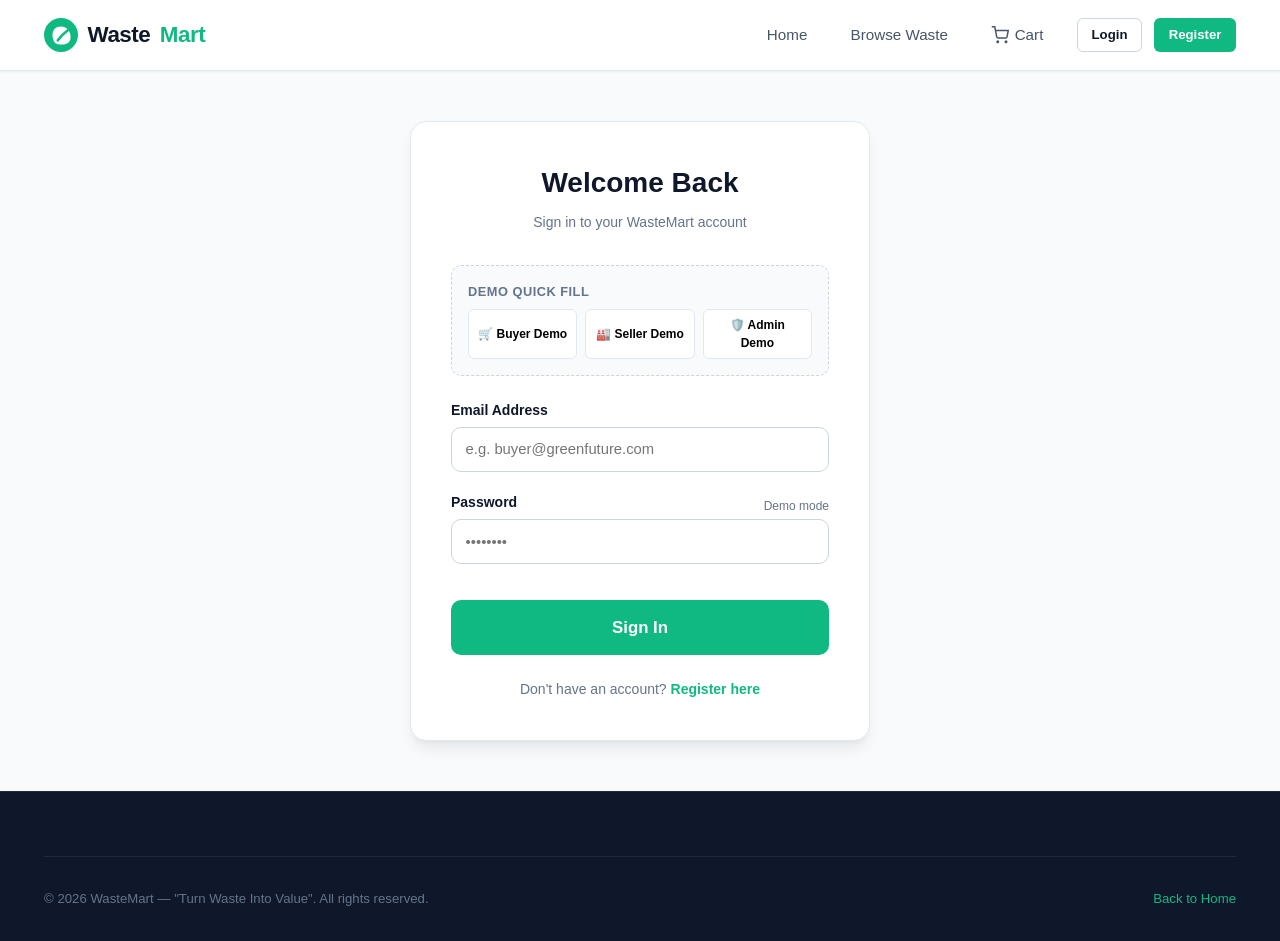
<file: login.html>
<!DOCTYPE html>
<html lang="en">
<head>
  <meta charset="UTF-8">
  <meta name="viewport" content="width=device-width, initial-scale=1.0">
  <title>Login — WasteMart</title>
  <link rel="icon" type="image/svg+xml" href="assets/images/favicon.svg">
  <link rel="stylesheet" href="css/style.css">
  <link rel="stylesheet" href="css/responsive.css">
</head>
<body>

  <!-- Site Header -->
  <header class="site-header">
    <div class="container navbar">
      <a href="index.html" class="brand-logo">
        <svg class="brand-logo-icon" viewBox="0 0 32 32" fill="none">
          <circle cx="16" cy="16" r="16" fill="#10b981"/>
          <path d="M16 8C22 8 25 13 25 18C25 24 20 25 15 25C10 25 8 21 8 16C8 11 11 8 16 8Z" fill="#ffffff"/>
          <path d="M13 21C16 17 19 14 23 11" stroke="#10b981" stroke-width="2.5" stroke-linecap="round"/>
        </svg>
        Waste<span>Mart</span>
      </a>

      <nav class="nav-menu" id="mainNav"></nav>

      <button class="mobile-menu-btn" onclick="toggleMobileNav()" aria-label="Toggle navigation">
        <svg width="24" height="24" viewBox="0 0 24 24" fill="none" stroke="currentColor" stroke-width="2">
          <line x1="3" y1="12" x2="21" y2="12"></line>
          <line x1="3" y1="6" x2="21" y2="6"></line>
          <line x1="3" y1="18" x2="21" y2="18"></line>
        </svg>
      </button>
    </div>
  </header>

  <!-- Mobile Drawer Menu -->
  <div class="mobile-backdrop" id="mobileBackdrop" onclick="toggleMobileNav()"></div>
  <div class="mobile-drawer" id="mobileDrawer">
    <div class="mobile-drawer-header">
      <span class="brand-logo">Waste<span>Mart</span></span>
      <button class="mobile-drawer-close" onclick="toggleMobileNav()">&times;</button>
    </div>
    <nav class="mobile-nav-links" id="mobileNavLinks"></nav>
  </div>

  <main class="auth-wrapper">
    <div class="auth-card">
      <div class="auth-header">
        <h2>Welcome Back</h2>
        <p class="text-muted text-sm">Sign in to your WasteMart account</p>
      </div>

      <!-- Quick Demo Account Switcher -->
      <div class="demo-credentials-box">
        <h4>Demo Quick Fill</h4>
        <div class="demo-buttons-grid">
          <button type="button" class="demo-fill-btn" onclick="setDemoCredentials('buyer')">
            🛒 Buyer Demo
          </button>
          <button type="button" class="demo-fill-btn" onclick="setDemoCredentials('seller')">
            🏭 Seller Demo
          </button>
          <button type="button" class="demo-fill-btn" onclick="setDemoCredentials('admin')">
            🛡️ Admin Demo
          </button>
        </div>
      </div>

      <form id="loginForm" onsubmit="handleLoginSubmit(event)">
        <div class="form-group">
          <label class="form-label" for="email">Email Address</label>
          <input type="email" id="email" class="form-input" placeholder="e.g. buyer@greenfuture.com" required>
        </div>

        <div class="form-group">
          <div class="flex justify-between items-center mb-1">
            <label class="form-label mb-0" for="password">Password</label>
            <span class="text-xs text-muted">Demo mode</span>
          </div>
          <input type="password" id="password" class="form-input" placeholder="••••••••" required>
        </div>

        <button type="submit" class="btn btn-primary btn-lg" style="width: 100%; margin-top: 1rem;">
          Sign In
        </button>
      </form>

      <div class="text-center mt-4">
        <p class="text-sm text-muted">
          Don't have an account? <a href="register.html" class="text-green font-semibold">Register here</a>
        </p>
      </div>
    </div>
  </main>

  <!-- Site Footer -->
  <footer class="site-footer">
    <div class="container">
      <div class="footer-bottom">
        <p>&copy; 2026 WasteMart — "Turn Waste Into Value". All rights reserved.</p>
        <p><a href="index.html" class="text-green">Back to Home</a></p>
      </div>
    </div>
  </footer>

  <!-- Scripts -->
  <script src="js/storage.js"></script>
  <script src="js/auth.js"></script>
  <script src="js/cart.js"></script>
  <script src="js/products.js"></script>
  <script src="js/orders.js"></script>
  <script src="js/dashboard.js"></script>
  <script src="js/main.js"></script>
  <script>
    document.addEventListener('DOMContentLoaded', () => {
      const urlParams = new URLSearchParams(window.location.search);
      if (urlParams.get('reason') === 'unauthorized') {
        showToast('Please log in to access this page.', 'warning');
      }
    });

    function handleLoginSubmit(e) {
      e.preventDefault();
      const email = document.getElementById('email').value.trim();
      const password = document.getElementById('password').value;

      const result = loginUser(email, password);
      if (!result.success) {
        showToast(result.message, 'error');
        return;
      }

      showToast(`Welcome, ${result.user.name}!`, 'success');
      setTimeout(() => {
        const redirect = sessionStorage.getItem('redirectAfterLogin');
        if (redirect) {
          sessionStorage.removeItem('redirectAfterLogin');
          window.location.href = redirect;
        } else {
          window.location.href = 'dashboard.html';
        }
      }, 800);
    }
  </script>
</body>
</html>
</file>
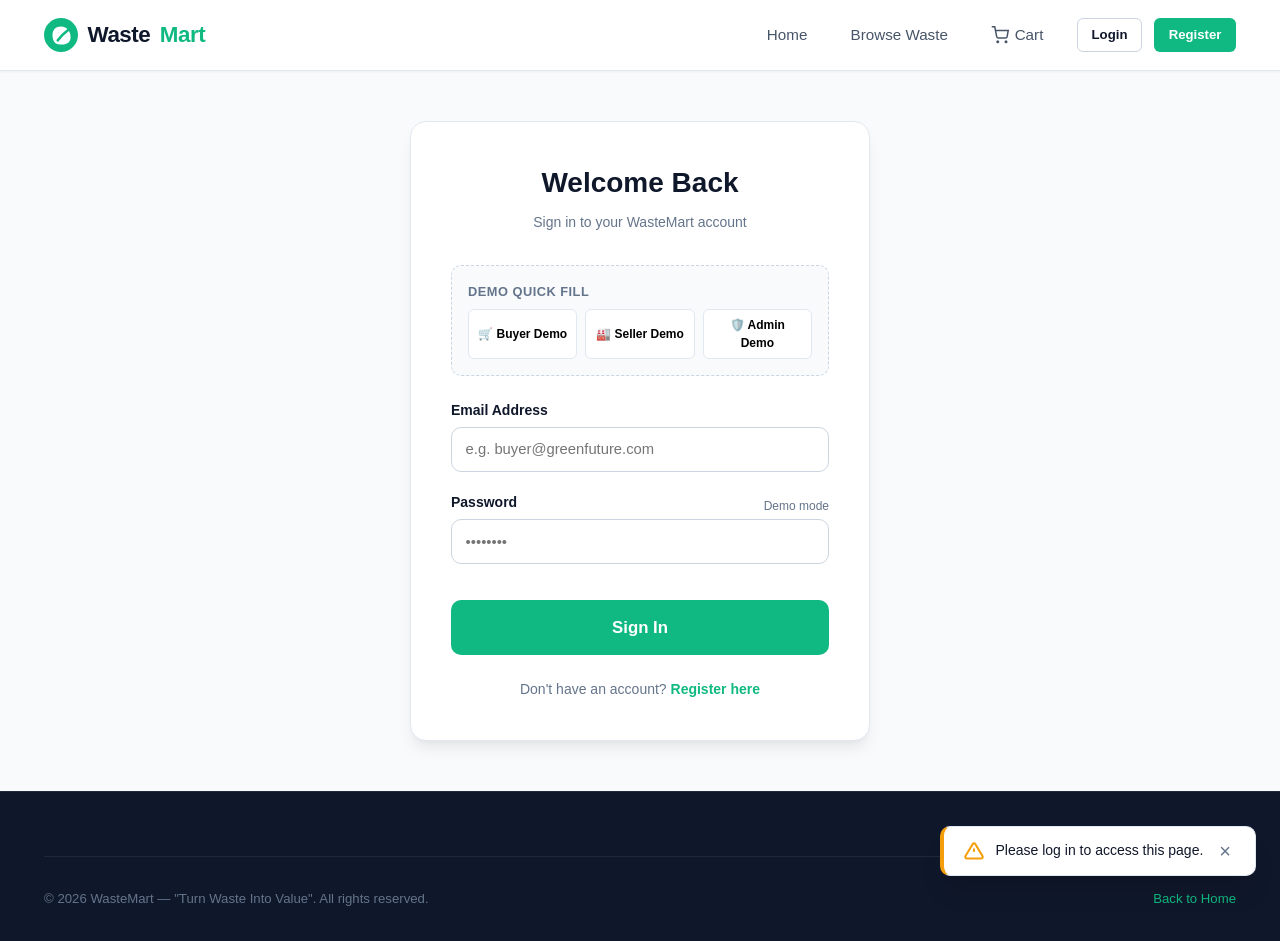
<file: my-listings.html>
<!DOCTYPE html>
<html lang="en">
<head>
  <meta charset="UTF-8">
  <meta name="viewport" content="width=device-width, initial-scale=1.0">
  <title>My Waste Listings — WasteMart</title>
  <link rel="icon" type="image/svg+xml" href="assets/images/favicon.svg">
  <link rel="stylesheet" href="css/style.css">
  <link rel="stylesheet" href="css/responsive.css">
  <link rel="stylesheet" href="css/dashboard.css">
</head>
<body>

  <!-- Site Header -->
  <header class="site-header">
    <div class="container navbar">
      <a href="index.html" class="brand-logo">
        <svg class="brand-logo-icon" viewBox="0 0 32 32" fill="none">
          <circle cx="16" cy="16" r="16" fill="#10b981"/>
          <path d="M16 8C22 8 25 13 25 18C25 24 20 25 15 25C10 25 8 21 8 16C8 11 11 8 16 8Z" fill="#ffffff"/>
          <path d="M13 21C16 17 19 14 23 11" stroke="#10b981" stroke-width="2.5" stroke-linecap="round"/>
        </svg>
        Waste<span>Mart</span>
      </a>

      <nav class="nav-menu" id="mainNav"></nav>

      <button class="mobile-menu-btn" onclick="toggleMobileNav()" aria-label="Toggle navigation">
        <svg width="24" height="24" viewBox="0 0 24 24" fill="none" stroke="currentColor" stroke-width="2">
          <line x1="3" y1="12" x2="21" y2="12"></line>
          <line x1="3" y1="6" x2="21" y2="6"></line>
          <line x1="3" y1="18" x2="21" y2="18"></line>
        </svg>
      </button>
    </div>
  </header>

  <!-- Mobile Drawer Menu -->
  <div class="mobile-backdrop" id="mobileBackdrop" onclick="toggleMobileNav()"></div>
  <div class="mobile-drawer" id="mobileDrawer">
    <div class="mobile-drawer-header">
      <span class="brand-logo">Waste<span>Mart</span></span>
      <button class="mobile-drawer-close" onclick="toggleMobileNav()">&times;</button>
    </div>
    <nav class="mobile-nav-links" id="mobileNavLinks"></nav>
  </div>

  <main class="py-6">
    <div class="container">
      <div class="breadcrumbs">
        <a href="index.html">Home</a> &gt; <a href="dashboard.html">Dashboard</a> &gt; <span>My Listings</span>
      </div>

      <div class="flex justify-between items-center mb-6 flex-wrap gap-2">
        <div>
          <h1 class="text-2xl font-bold">My Waste Listings</h1>
          <p class="text-muted text-sm">Manage inventory, adjust rates, and track listing status</p>
        </div>
        <a href="sell.html" class="btn btn-primary btn-sm">
          <svg width="15" height="15" viewBox="0 0 24 24" fill="none" stroke="currentColor" stroke-width="2">
            <line x1="12" y1="5" x2="12" y2="19"></line>
            <line x1="5" y1="12" x2="19" y2="12"></line>
          </svg>
          Add New Listing
        </a>
      </div>

      <!-- Listings Card & Table -->
      <div class="cart-table-card">
        <div class="table-responsive">
          <table class="data-table">
            <thead>
              <tr>
                <th>Waste Material</th>
                <th>Price</th>
                <th>Available Stock</th>
                <th>Status</th>
                <th>Created</th>
                <th class="text-right">Actions</th>
              </tr>
            </thead>
            <tbody id="myListingsTableBody">
              <!-- Injected via js/products.js renderMyListings() -->
            </tbody>
          </table>
        </div>

        <!-- Empty State -->
        <div class="empty-state-box" id="myListingsEmptyState" style="display: none; border: none; margin: 2rem auto;">
          <svg width="56" height="56" viewBox="0 0 24 24" fill="none" stroke="#94a3b8" stroke-width="1.5">
            <path d="M21 16V8a2 2 0 0 0-1-1.73l-7-4a2 2 0 0 0-2 0l-7 4A2 2 0 0 0 3 8v8a2 2 0 0 0 1 1.73l7 4a2 2 0 0 0 2 0l7-4A2 2 0 0 0 21 16z"></path>
          </svg>
          <h3>No waste listings yet</h3>
          <p class="text-muted">Start monetising recyclable scrap materials by creating your first listing.</p>
          <a href="sell.html" class="btn btn-primary mt-3">List Waste Now</a>
        </div>
      </div>
    </div>
  </main>

  <!-- Edit Listing Modal -->
  <div class="modal-overlay" id="editListingModal">
    <div class="modal-dialog">
      <div class="modal-header">
        <h3>Edit Waste Listing</h3>
        <button class="modal-close-btn" onclick="closeModal('editListingModal')">&times;</button>
      </div>
      <form id="editListingForm" onsubmit="saveEditedListing(event)">
        <div class="modal-body">
          <input type="hidden" id="editListingId">

          <div class="form-group">
            <label class="form-label" for="editWasteName">Waste Material Name</label>
            <input type="text" id="editWasteName" class="form-input" required>
          </div>

          <div class="form-grid-2">
            <div class="form-group">
              <label class="form-label" for="editCategory">Category</label>
              <select id="editCategory" class="form-select-full" required>
                <option value="Plastic">Plastic</option>
                <option value="Paper">Paper</option>
                <option value="Metal">Metal</option>
                <option value="Glass">Glass</option>
                <option value="E-Waste">E-Waste</option>
                <option value="Cardboard">Cardboard</option>
                <option value="Rubber">Rubber</option>
                <option value="Textile">Textile</option>
                <option value="Other">Other</option>
              </select>
            </div>

            <div class="form-group">
              <label class="form-label" for="editStatus">Listing Status</label>
              <select id="editStatus" class="form-select-full">
                <option value="Active">Active</option>
                <option value="Sold Out">Sold Out</option>
              </select>
            </div>
          </div>

          <div class="form-grid-2">
            <div class="form-group">
              <label class="form-label" for="editPrice">Price (₹)</label>
              <input type="number" id="editPrice" class="form-input" min="1" step="any" required>
            </div>

            <div class="flex gap-2">
              <div class="form-group" style="flex: 2;">
                <label class="form-label" for="editQuantity">Stock</label>
                <input type="number" id="editQuantity" class="form-input" min="0" step="any" required>
              </div>
              <div class="form-group" style="flex: 1;">
                <label class="form-label" for="editUnit">Unit</label>
                <select id="editUnit" class="form-select-full">
                  <option value="kg">kg</option>
                  <option value="ton">ton</option>
                  <option value="piece">piece</option>
                  <option value="bundle">bundle</option>
                </select>
              </div>
            </div>
          </div>

          <div class="form-group">
            <label class="form-label" for="editLocation">Pickup Location</label>
            <input type="text" id="editLocation" class="form-input" required>
          </div>

          <div class="form-group">
            <label class="form-label" for="editDescription">Description</label>
            <textarea id="editDescription" class="form-textarea" rows="3"></textarea>
          </div>
        </div>
        <div class="modal-footer">
          <button type="button" class="btn btn-outline btn-sm" onclick="closeModal('editListingModal')">Cancel</button>
          <button type="submit" class="btn btn-primary btn-sm">Save Changes</button>
        </div>
      </form>
    </div>
  </div>

  <!-- Site Footer -->
  <footer class="site-footer">
    <div class="container">
      <div class="footer-bottom">
        <p>&copy; 2026 WasteMart — "Turn Waste Into Value". All rights reserved.</p>
        <p><a href="index.html" class="text-green">Back to Home</a></p>
      </div>
    </div>
  </footer>

  <!-- Scripts -->
  <script src="js/storage.js"></script>
  <script src="js/auth.js"></script>
  <script src="js/cart.js"></script>
  <script src="js/products.js"></script>
  <script src="js/orders.js"></script>
  <script src="js/dashboard.js"></script>
  <script src="js/main.js"></script>
  <script>
    document.addEventListener('DOMContentLoaded', () => {
      protectPage(['seller', 'admin']);
      renderMyListings();
    });
  </script>
</body>
</html>
</file>
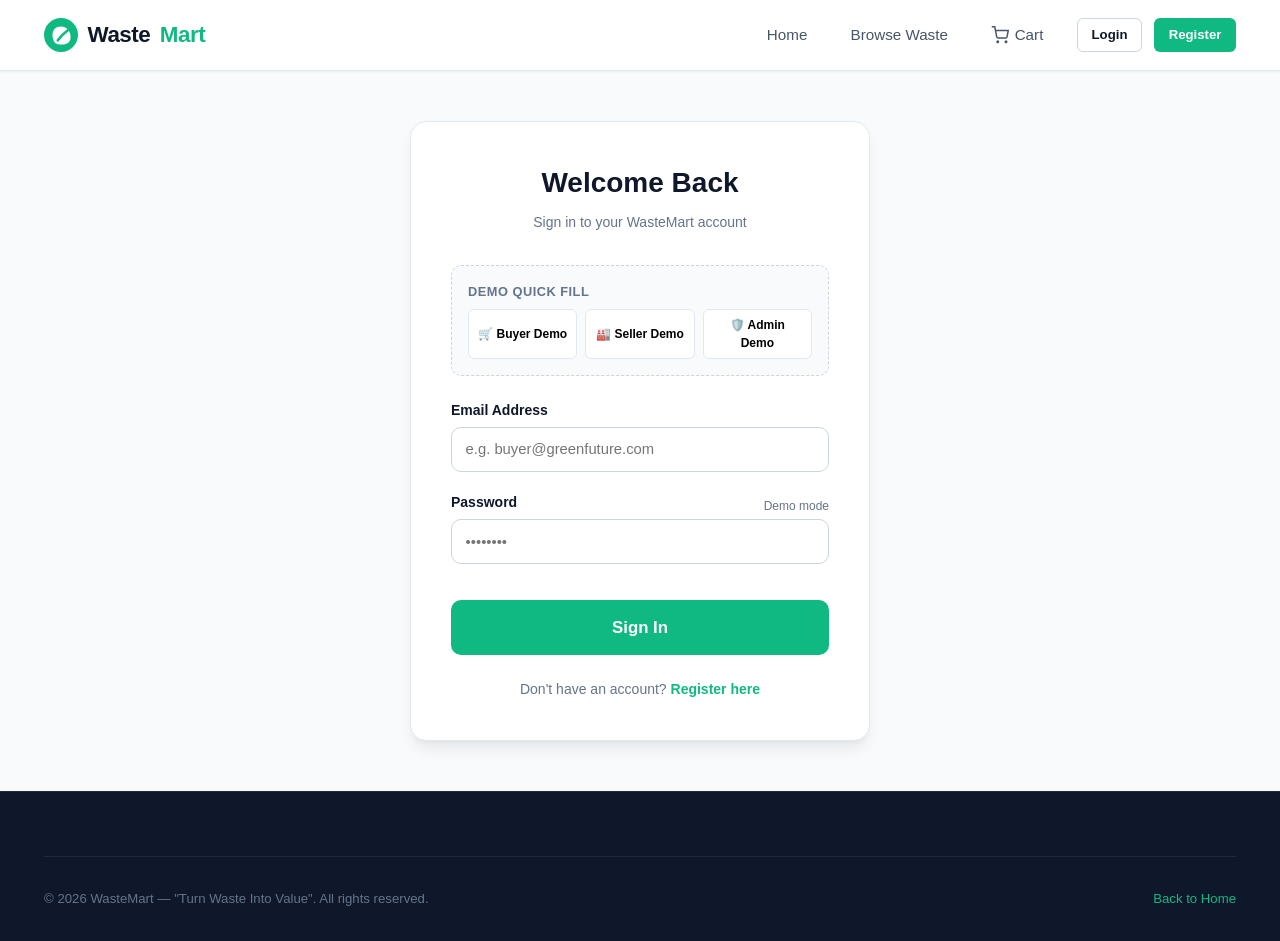
<file: orders.html>
<!DOCTYPE html>
<html lang="en">
<head>
  <meta charset="UTF-8">
  <meta name="viewport" content="width=device-width, initial-scale=1.0">
  <title>Orders &amp; Tracking — WasteMart</title>
  <link rel="icon" type="image/svg+xml" href="assets/images/favicon.svg">
  <link rel="stylesheet" href="css/style.css">
  <link rel="stylesheet" href="css/responsive.css">
  <link rel="stylesheet" href="css/dashboard.css">
</head>
<body>

  <!-- Site Header -->
  <header class="site-header">
    <div class="container navbar">
      <a href="index.html" class="brand-logo">
        <svg class="brand-logo-icon" viewBox="0 0 32 32" fill="none">
          <circle cx="16" cy="16" r="16" fill="#10b981"/>
          <path d="M16 8C22 8 25 13 25 18C25 24 20 25 15 25C10 25 8 21 8 16C8 11 11 8 16 8Z" fill="#ffffff"/>
          <path d="M13 21C16 17 19 14 23 11" stroke="#10b981" stroke-width="2.5" stroke-linecap="round"/>
        </svg>
        Waste<span>Mart</span>
      </a>

      <nav class="nav-menu" id="mainNav"></nav>

      <button class="mobile-menu-btn" onclick="toggleMobileNav()" aria-label="Toggle navigation">
        <svg width="24" height="24" viewBox="0 0 24 24" fill="none" stroke="currentColor" stroke-width="2">
          <line x1="3" y1="12" x2="21" y2="12"></line>
          <line x1="3" y1="6" x2="21" y2="6"></line>
          <line x1="3" y1="18" x2="21" y2="18"></line>
        </svg>
      </button>
    </div>
  </header>

  <!-- Mobile Drawer Menu -->
  <div class="mobile-backdrop" id="mobileBackdrop" onclick="toggleMobileNav()"></div>
  <div class="mobile-drawer" id="mobileDrawer">
    <div class="mobile-drawer-header">
      <span class="brand-logo">Waste<span>Mart</span></span>
      <button class="mobile-drawer-close" onclick="toggleMobileNav()">&times;</button>
    </div>
    <nav class="mobile-nav-links" id="mobileNavLinks"></nav>
  </div>

  <main class="py-6">
    <div class="container">
      <div class="breadcrumbs">
        <a href="index.html">Home</a> &gt; <a href="dashboard.html">Dashboard</a> &gt; <span>Orders</span>
      </div>

      <div class="flex justify-between items-center mb-4 flex-wrap gap-2">
        <div>
          <h1 class="text-2xl font-bold">Orders &amp; Material Tracking</h1>
          <p class="text-muted text-sm">Monitor cargo status, shipment progress, and order fulfillment</p>
        </div>
      </div>

      <!-- Tab Navigation -->
      <div class="orders-tab-nav">
        <button type="button" class="tab-btn active" id="tabBuyerOrdersBtn">
          My Purchases
        </button>
        <button type="button" class="tab-btn" id="tabSellerOrdersBtn" style="display: none;">
          Seller Orders Management
        </button>
      </div>

      <!-- Orders List Container -->
      <div class="orders-list" id="ordersListContainer">
        <!-- Injected via js/orders.js renderOrdersList() -->
      </div>

      <!-- Empty Orders State -->
      <div class="empty-state-box" id="ordersEmptyState" style="display: none;">
        <svg width="60" height="60" viewBox="0 0 24 24" fill="none" stroke="#94a3b8" stroke-width="1.5">
          <rect x="2" y="7" width="20" height="14" rx="2" ry="2"></rect>
          <path d="M16 21V5a2 2 0 0 0-2-2h-4a2 2 0 0 0-2 2v16"></path>
        </svg>
        <h3>No orders found</h3>
        <p class="text-muted">You have no active or historical waste material orders in this view.</p>
        <a href="shop.html" class="btn btn-primary mt-3">Browse Waste Marketplace</a>
      </div>
    </div>
  </main>

  <!-- Order Detail & Invoice Modal -->
  <div class="modal-overlay" id="orderDetailModal">
    <div class="modal-dialog">
      <div class="modal-header">
        <h3>Order Invoice &amp; Manifest</h3>
        <button class="modal-close-btn" onclick="closeModal('orderDetailModal')">&times;</button>
      </div>
      <div class="modal-body" id="orderDetailModalBody">
        <!-- Injected via js/orders.js openOrderDetailModal() -->
      </div>
      <div class="modal-footer">
        <button class="btn btn-outline btn-sm" onclick="closeModal('orderDetailModal')">Close</button>
      </div>
    </div>
  </div>

  <!-- Site Footer -->
  <footer class="site-footer">
    <div class="container">
      <div class="footer-bottom">
        <p>&copy; 2026 WasteMart — "Turn Waste Into Value". All rights reserved.</p>
        <p><a href="index.html" class="text-green">Back to Home</a></p>
      </div>
    </div>
  </footer>

  <!-- Scripts -->
  <script src="js/storage.js"></script>
  <script src="js/auth.js"></script>
  <script src="js/cart.js"></script>
  <script src="js/products.js"></script>
  <script src="js/orders.js"></script>
  <script src="js/dashboard.js"></script>
  <script src="js/main.js"></script>
  <script>
    document.addEventListener('DOMContentLoaded', () => {
      protectPage();
      initOrdersPage();
    });
  </script>
</body>
</html>
</file>
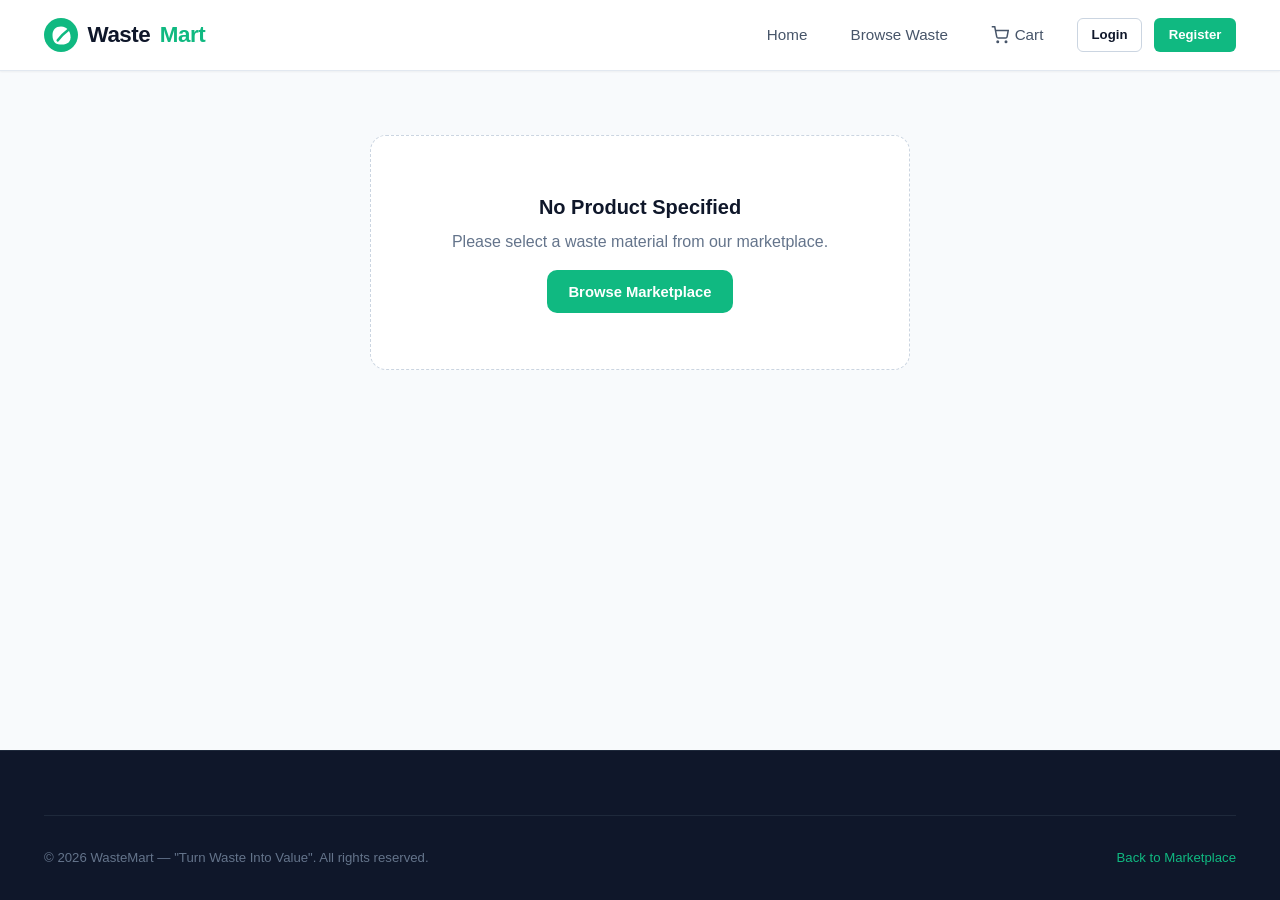
<file: product.html>
<!DOCTYPE html>
<html lang="en">
<head>
  <meta charset="UTF-8">
  <meta name="viewport" content="width=device-width, initial-scale=1.0">
  <title>Material Details — WasteMart</title>
  <link rel="icon" type="image/svg+xml" href="assets/images/favicon.svg">
  <link rel="stylesheet" href="css/style.css">
  <link rel="stylesheet" href="css/responsive.css">
</head>
<body>

  <!-- Site Header -->
  <header class="site-header">
    <div class="container navbar">
      <a href="index.html" class="brand-logo">
        <svg class="brand-logo-icon" viewBox="0 0 32 32" fill="none">
          <circle cx="16" cy="16" r="16" fill="#10b981"/>
          <path d="M16 8C22 8 25 13 25 18C25 24 20 25 15 25C10 25 8 21 8 16C8 11 11 8 16 8Z" fill="#ffffff"/>
          <path d="M13 21C16 17 19 14 23 11" stroke="#10b981" stroke-width="2.5" stroke-linecap="round"/>
        </svg>
        Waste<span>Mart</span>
      </a>

      <nav class="nav-menu" id="mainNav"></nav>

      <button class="mobile-menu-btn" onclick="toggleMobileNav()" aria-label="Toggle navigation">
        <svg width="24" height="24" viewBox="0 0 24 24" fill="none" stroke="currentColor" stroke-width="2">
          <line x1="3" y1="12" x2="21" y2="12"></line>
          <line x1="3" y1="6" x2="21" y2="6"></line>
          <line x1="3" y1="18" x2="21" y2="18"></line>
        </svg>
      </button>
    </div>
  </header>

  <!-- Mobile Drawer Menu -->
  <div class="mobile-backdrop" id="mobileBackdrop" onclick="toggleMobileNav()"></div>
  <div class="mobile-drawer" id="mobileDrawer">
    <div class="mobile-drawer-header">
      <span class="brand-logo">Waste<span>Mart</span></span>
      <button class="mobile-drawer-close" onclick="toggleMobileNav()">&times;</button>
    </div>
    <nav class="mobile-nav-links" id="mobileNavLinks"></nav>
  </div>

  <main class="py-6">
    <div class="container" id="productDetailContainer">
      <!-- Injected via js/products.js renderProductDetailPage() -->
    </div>
  </main>

  <!-- Contact Seller Modal -->
  <div class="modal-overlay" id="contactSellerModal">
    <div class="modal-dialog">
      <div class="modal-header">
        <h3>Contact Recycler / Seller</h3>
        <button class="modal-close-btn" onclick="closeModal('contactSellerModal')">&times;</button>
      </div>
      <form id="contactSellerForm" onsubmit="handleContactSellerSubmit(event)">
        <div class="modal-body" id="contactSellerModalBody">
          <!-- Injected via js/products.js openContactSellerModal() -->
        </div>
        <div class="modal-footer">
          <button type="button" class="btn btn-outline btn-sm" onclick="closeModal('contactSellerModal')">Cancel</button>
          <button type="submit" class="btn btn-primary btn-sm">Send Inquiry</button>
        </div>
      </form>
    </div>
  </div>

  <!-- Site Footer -->
  <footer class="site-footer">
    <div class="container">
      <div class="footer-bottom">
        <p>&copy; 2026 WasteMart — "Turn Waste Into Value". All rights reserved.</p>
        <p><a href="shop.html" class="text-green">Back to Marketplace</a></p>
      </div>
    </div>
  </footer>

  <!-- Scripts -->
  <script src="js/storage.js"></script>
  <script src="js/auth.js"></script>
  <script src="js/cart.js"></script>
  <script src="js/products.js"></script>
  <script src="js/orders.js"></script>
  <script src="js/dashboard.js"></script>
  <script src="js/main.js"></script>
  <script>
    document.addEventListener('DOMContentLoaded', () => {
      renderProductDetailPage();
    });
  </script>
</body>
</html>
</file>
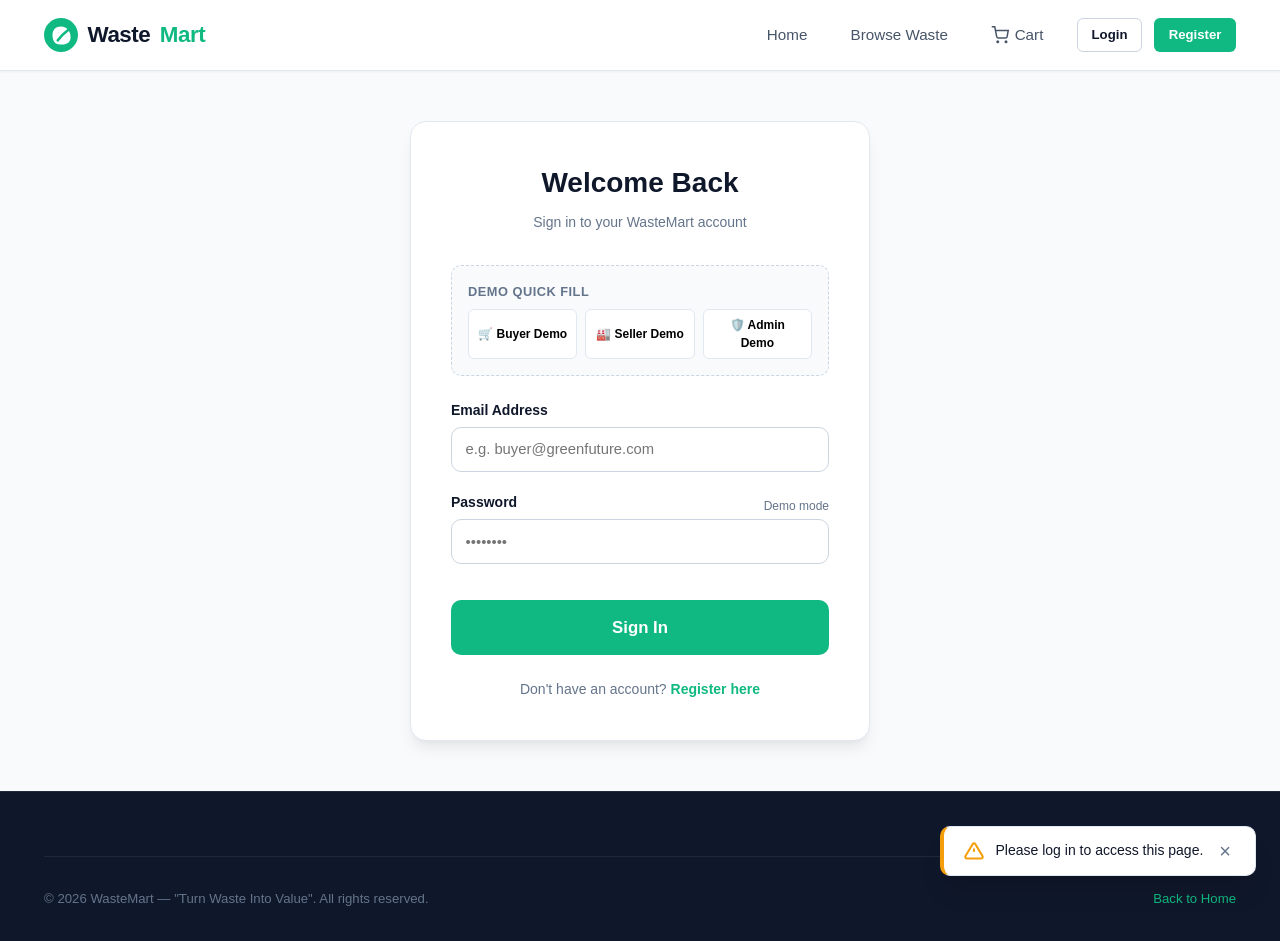
<file: profile.html>
<!DOCTYPE html>
<html lang="en">
<head>
  <meta charset="UTF-8">
  <meta name="viewport" content="width=device-width, initial-scale=1.0">
  <title>User Profile — WasteMart</title>
  <link rel="icon" type="image/svg+xml" href="assets/images/favicon.svg">
  <link rel="stylesheet" href="css/style.css">
  <link rel="stylesheet" href="css/responsive.css">
  <link rel="stylesheet" href="css/dashboard.css">
</head>
<body>

  <!-- Site Header -->
  <header class="site-header">
    <div class="container navbar">
      <a href="index.html" class="brand-logo">
        <svg class="brand-logo-icon" viewBox="0 0 32 32" fill="none">
          <circle cx="16" cy="16" r="16" fill="#10b981"/>
          <path d="M16 8C22 8 25 13 25 18C25 24 20 25 15 25C10 25 8 21 8 16C8 11 11 8 16 8Z" fill="#ffffff"/>
          <path d="M13 21C16 17 19 14 23 11" stroke="#10b981" stroke-width="2.5" stroke-linecap="round"/>
        </svg>
        Waste<span>Mart</span>
      </a>

      <nav class="nav-menu" id="mainNav"></nav>

      <button class="mobile-menu-btn" onclick="toggleMobileNav()" aria-label="Toggle navigation">
        <svg width="24" height="24" viewBox="0 0 24 24" fill="none" stroke="currentColor" stroke-width="2">
          <line x1="3" y1="12" x2="21" y2="12"></line>
          <line x1="3" y1="6" x2="21" y2="6"></line>
          <line x1="3" y1="18" x2="21" y2="18"></line>
        </svg>
      </button>
    </div>
  </header>

  <!-- Mobile Drawer Menu -->
  <div class="mobile-backdrop" id="mobileBackdrop" onclick="toggleMobileNav()"></div>
  <div class="mobile-drawer" id="mobileDrawer">
    <div class="mobile-drawer-header">
      <span class="brand-logo">Waste<span>Mart</span></span>
      <button class="mobile-drawer-close" onclick="toggleMobileNav()">&times;</button>
    </div>
    <nav class="mobile-nav-links" id="mobileNavLinks"></nav>
  </div>

  <main class="py-6">
    <div class="container">
      <div class="breadcrumbs">
        <a href="index.html">Home</a> &gt; <span>User Profile</span>
      </div>

      <h1 class="text-2xl font-bold mb-6">Account Profile</h1>

      <div class="profile-grid">
        <!-- Sidebar -->
        <div class="profile-card-sidebar">
          <div class="profile-avatar-large" id="profileAvatar">U</div>
          <h2 class="profile-name-large" id="profileSidebarName">User Name</h2>
          <p class="profile-email-large" id="profileSidebarEmail">user@example.com</p>
          <span class="badge" id="profileSidebarRoleBadge">ROLE</span>

          <div class="mt-6 pt-4 border-top" style="border-top: 1px solid var(--border-light);">
            <button type="button" class="btn btn-danger btn-sm" style="width: 100%;" onclick="logout()">
              <svg width="15" height="15" viewBox="0 0 24 24" fill="none" stroke="currentColor" stroke-width="2">
                <path d="M9 21H5a2 2 0 0 1-2-2V5a2 2 0 0 1 2-2h4"></path>
                <polyline points="16 17 21 12 16 7"></polyline>
                <line x1="21" y1="12" x2="9" y2="12"></line>
              </svg>
              Log Out of WasteMart
            </button>
          </div>
        </div>

        <!-- Details Form -->
        <div class="profile-details-card">
          <h3>Personal &amp; Business Information</h3>

          <form id="profileEditForm" onsubmit="handleProfileUpdateSubmit(event)">
            <div class="form-grid-2">
              <div class="form-group">
                <label class="form-label" for="profileName">Full / Business Name</label>
                <input type="text" id="profileName" class="form-input" required>
              </div>

              <div class="form-group">
                <label class="form-label" for="profileEmail">Email Address (Read-only)</label>
                <input type="email" id="profileEmail" class="form-input" disabled style="background: var(--bg-page);">
              </div>
            </div>

            <div class="form-grid-2">
              <div class="form-group">
                <label class="form-label" for="profilePhone">Phone Number</label>
                <input type="tel" id="profilePhone" class="form-input" placeholder="+91 98765 00000">
              </div>

              <div class="form-group">
                <label class="form-label" for="profileLocation">Primary Location / City</label>
                <input type="text" id="profileLocation" class="form-input" placeholder="e.g. Chennai">
              </div>
            </div>

            <div class="form-group">
              <label class="form-label">Account Role</label>
              <input type="text" id="profileRoleText" class="form-input" disabled style="background: var(--bg-page); text-transform: capitalize;">
            </div>

            <div class="flex justify-between items-center mt-6">
              <span class="text-xs text-muted">All updates persist locally in browser LocalStorage.</span>
              <button type="submit" class="btn btn-primary">Save Profile Changes</button>
            </div>
          </form>
        </div>
      </div>
    </div>
  </main>

  <!-- Site Footer -->
  <footer class="site-footer">
    <div class="container">
      <div class="footer-bottom">
        <p>&copy; 2026 WasteMart — "Turn Waste Into Value". All rights reserved.</p>
        <p><a href="index.html" class="text-green">Back to Home</a></p>
      </div>
    </div>
  </footer>

  <!-- Scripts -->
  <script src="js/storage.js"></script>
  <script src="js/auth.js"></script>
  <script src="js/cart.js"></script>
  <script src="js/products.js"></script>
  <script src="js/orders.js"></script>
  <script src="js/dashboard.js"></script>
  <script src="js/main.js"></script>
  <script>
    document.addEventListener('DOMContentLoaded', () => {
      if (!protectPage()) return;
      loadProfileData();
    });

    function loadProfileData() {
      const user = getCurrentUser();
      if (!user) return;

      const avatarEl = document.getElementById('profileAvatar');
      if (user.avatar) {
        avatarEl.innerHTML = `<img src="${user.avatar}" alt="${user.name}" style="width: 100%; height: 100%; border-radius: 50%; object-fit: cover;">`;
      } else {
        avatarEl.textContent = user.name ? user.name.charAt(0).toUpperCase() : 'U';
      }
      document.getElementById('profileSidebarName').textContent = user.name;
      document.getElementById('profileSidebarEmail').textContent = user.email;
      
      const roleBadge = document.getElementById('profileSidebarRoleBadge');
      roleBadge.textContent = user.userType.toUpperCase();
      roleBadge.className = `badge badge-${user.userType}`;

      document.getElementById('profileName').value = user.name || '';
      document.getElementById('profileEmail').value = user.email || '';
      document.getElementById('profilePhone').value = user.phone || '';
      document.getElementById('profileLocation').value = user.location || '';
      document.getElementById('profileRoleText').value = user.userType || '';
    }

    function handleProfileUpdateSubmit(e) {
      e.preventDefault();
      const user = getCurrentUser();
      if (!user) return;

      const newName = document.getElementById('profileName').value.trim();
      const newPhone = document.getElementById('profilePhone').value.trim();
      const newLocation = document.getElementById('profileLocation').value.trim();

      user.name = newName;
      user.phone = newPhone;
      user.location = newLocation;

      // Update in users array
      const users = getUsers();
      const index = users.findIndex(u => String(u.id) === String(user.id) || u.email === user.email);
      if (index > -1) {
        users[index].name = newName;
        users[index].phone = newPhone;
        users[index].location = newLocation;
        saveUsers(users);
      }

      // Update currentUser session
      setCurrentUser(user);

      showToast('Profile updated successfully!', 'success');
      loadProfileData();
      renderNavbar();
    }
  </script>
</body>
</html>
</file>
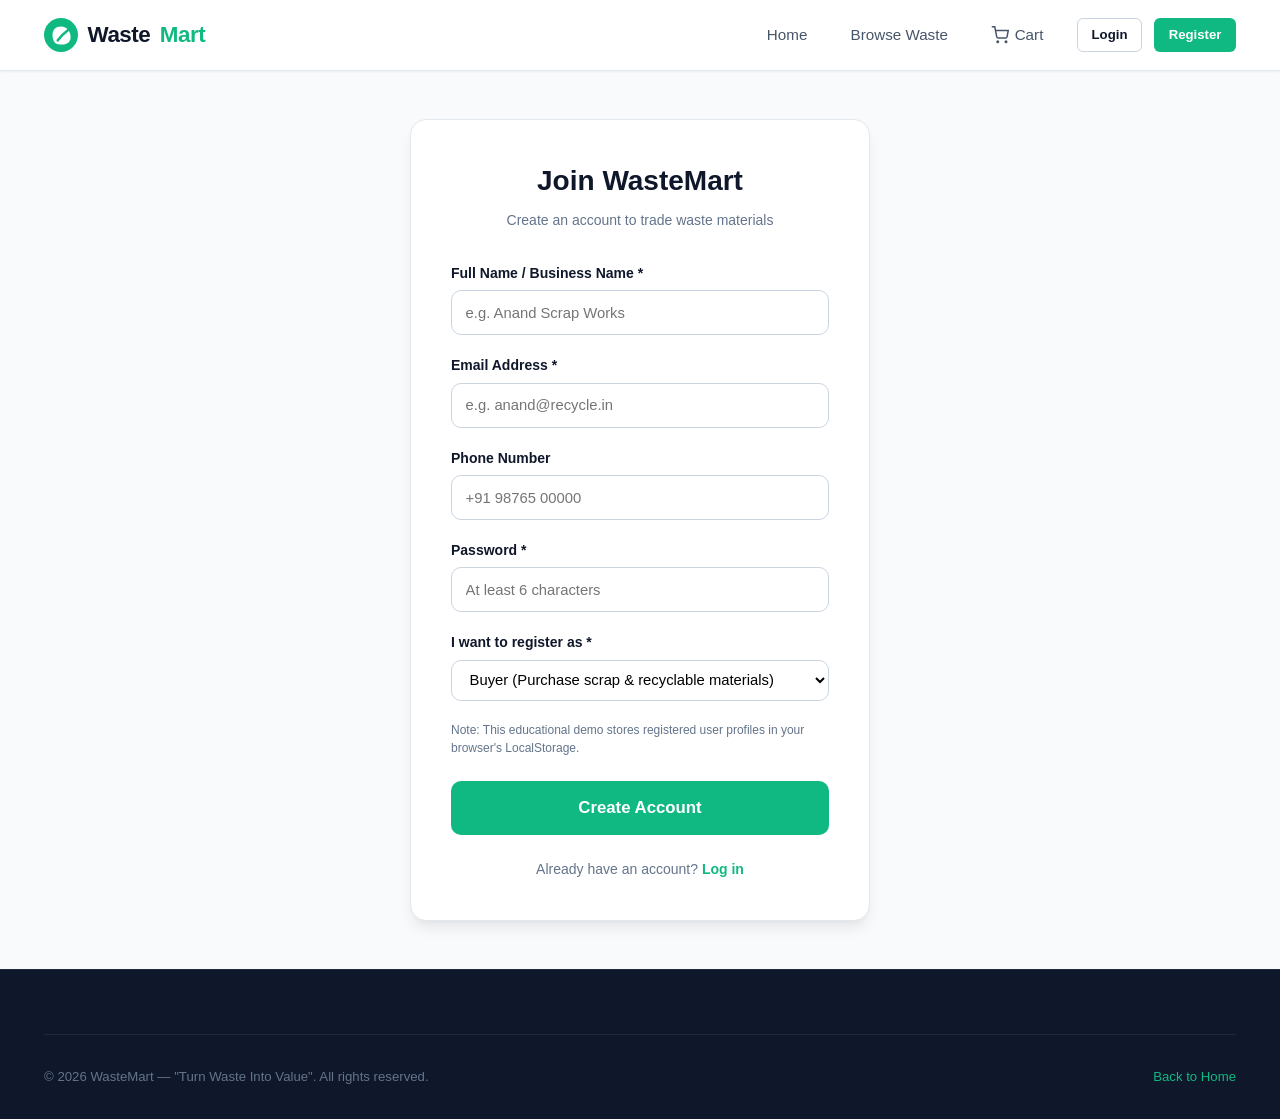
<file: register.html>
<!DOCTYPE html>
<html lang="en">
<head>
  <meta charset="UTF-8">
  <meta name="viewport" content="width=device-width, initial-scale=1.0">
  <title>Register Account — WasteMart</title>
  <link rel="icon" type="image/svg+xml" href="assets/images/favicon.svg">
  <link rel="stylesheet" href="css/style.css">
  <link rel="stylesheet" href="css/responsive.css">
</head>
<body>

  <!-- Site Header -->
  <header class="site-header">
    <div class="container navbar">
      <a href="index.html" class="brand-logo">
        <svg class="brand-logo-icon" viewBox="0 0 32 32" fill="none">
          <circle cx="16" cy="16" r="16" fill="#10b981"/>
          <path d="M16 8C22 8 25 13 25 18C25 24 20 25 15 25C10 25 8 21 8 16C8 11 11 8 16 8Z" fill="#ffffff"/>
          <path d="M13 21C16 17 19 14 23 11" stroke="#10b981" stroke-width="2.5" stroke-linecap="round"/>
        </svg>
        Waste<span>Mart</span>
      </a>

      <nav class="nav-menu" id="mainNav"></nav>

      <button class="mobile-menu-btn" onclick="toggleMobileNav()" aria-label="Toggle navigation">
        <svg width="24" height="24" viewBox="0 0 24 24" fill="none" stroke="currentColor" stroke-width="2">
          <line x1="3" y1="12" x2="21" y2="12"></line>
          <line x1="3" y1="6" x2="21" y2="6"></line>
          <line x1="3" y1="18" x2="21" y2="18"></line>
        </svg>
      </button>
    </div>
  </header>

  <!-- Mobile Drawer Menu -->
  <div class="mobile-backdrop" id="mobileBackdrop" onclick="toggleMobileNav()"></div>
  <div class="mobile-drawer" id="mobileDrawer">
    <div class="mobile-drawer-header">
      <span class="brand-logo">Waste<span>Mart</span></span>
      <button class="mobile-drawer-close" onclick="toggleMobileNav()">&times;</button>
    </div>
    <nav class="mobile-nav-links" id="mobileNavLinks"></nav>
  </div>

  <main class="auth-wrapper">
    <div class="auth-card">
      <div class="auth-header">
        <h2>Join WasteMart</h2>
        <p class="text-muted text-sm">Create an account to trade waste materials</p>
      </div>

      <form id="registerForm" onsubmit="handleRegisterSubmit(event)">
        <div class="form-group">
          <label class="form-label" for="regName">Full Name / Business Name *</label>
          <input type="text" id="regName" class="form-input" placeholder="e.g. Anand Scrap Works" required>
        </div>

        <div class="form-group">
          <label class="form-label" for="regEmail">Email Address *</label>
          <input type="email" id="regEmail" class="form-input" placeholder="e.g. anand@recycle.in" required>
        </div>

        <div class="form-group">
          <label class="form-label" for="regPhone">Phone Number</label>
          <input type="tel" id="regPhone" class="form-input" placeholder="+91 98765 00000">
        </div>

        <div class="form-group">
          <label class="form-label" for="regPassword">Password *</label>
          <input type="password" id="regPassword" class="form-input" placeholder="At least 6 characters" minlength="6" required>
        </div>

        <div class="form-group">
          <label class="form-label" for="regUserType">I want to register as *</label>
          <select id="regUserType" class="form-select-full" required>
            <option value="buyer">Buyer (Purchase scrap &amp; recyclable materials)</option>
            <option value="seller">Seller (List waste, factory scrap &amp; recyclables)</option>
          </select>
        </div>

        <p class="text-xs text-muted mb-4">
          Note: This educational demo stores registered user profiles in your browser's LocalStorage.
        </p>

        <button type="submit" class="btn btn-primary btn-lg" style="width: 100%;">
          Create Account
        </button>
      </form>

      <div class="text-center mt-4">
        <p class="text-sm text-muted">
          Already have an account? <a href="login.html" class="text-green font-semibold">Log in</a>
        </p>
      </div>
    </div>
  </main>

  <!-- Site Footer -->
  <footer class="site-footer">
    <div class="container">
      <div class="footer-bottom">
        <p>&copy; 2026 WasteMart — "Turn Waste Into Value". All rights reserved.</p>
        <p><a href="index.html" class="text-green">Back to Home</a></p>
      </div>
    </div>
  </footer>

  <!-- Scripts -->
  <script src="js/storage.js"></script>
  <script src="js/auth.js"></script>
  <script src="js/cart.js"></script>
  <script src="js/products.js"></script>
  <script src="js/orders.js"></script>
  <script src="js/dashboard.js"></script>
  <script src="js/main.js"></script>
  <script>
    function handleRegisterSubmit(e) {
      e.preventDefault();
      const name = document.getElementById('regName').value.trim();
      const email = document.getElementById('regEmail').value.trim();
      const phone = document.getElementById('regPhone').value.trim();
      const password = document.getElementById('regPassword').value;
      const userType = document.getElementById('regUserType').value;

      const result = registerUser(name, email, phone, password, userType);
      if (!result.success) {
        showToast(result.message, 'error');
        return;
      }

      showToast('Account registered successfully! Welcome to WasteMart.', 'success');
      setTimeout(() => {
        window.location.href = userType === 'seller' ? 'sell.html' : 'shop.html';
      }, 1000);
    }
  </script>
</body>
</html>
</file>
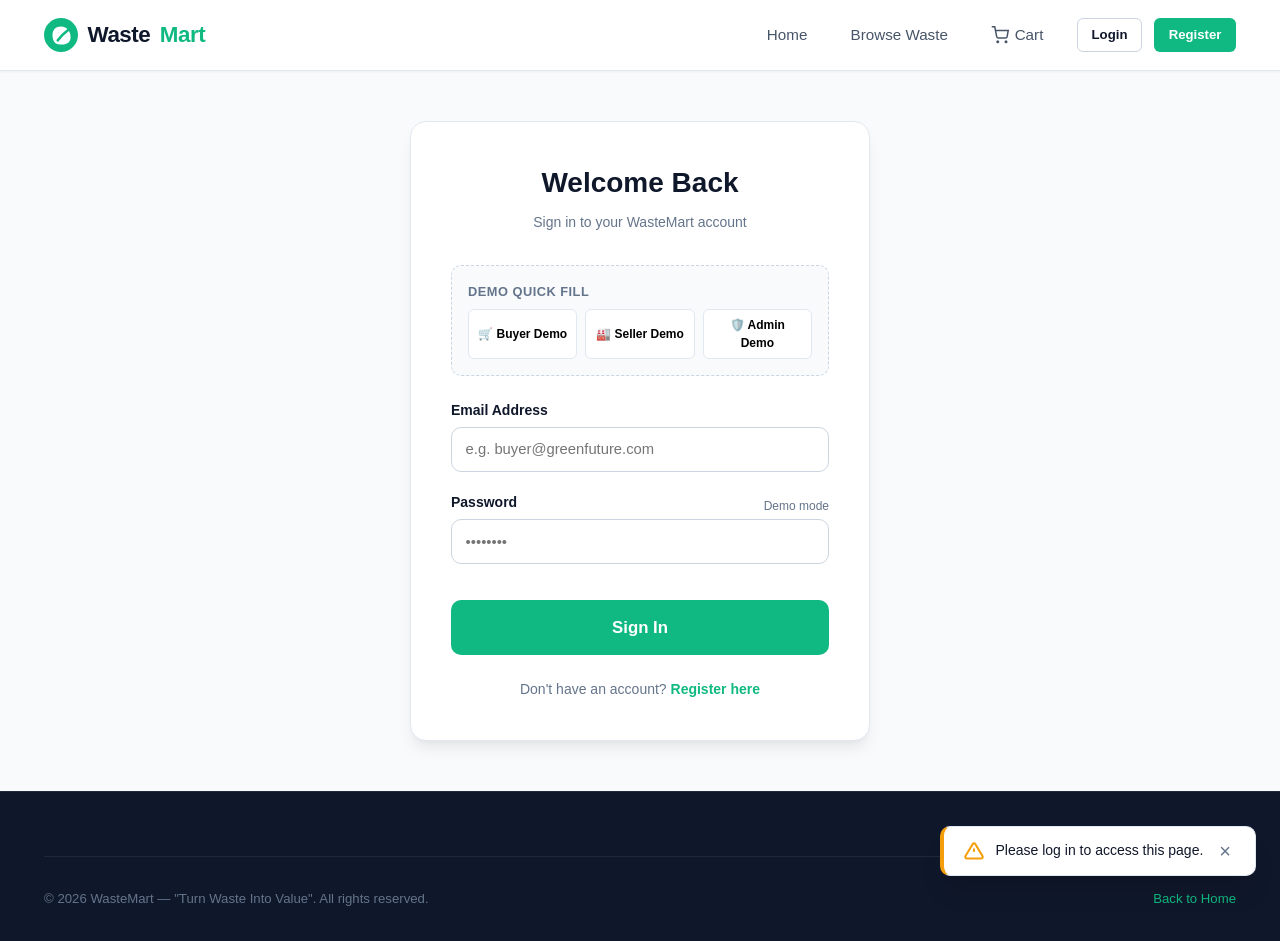
<file: sell.html>
<!DOCTYPE html>
<html lang="en">
<head>
  <meta charset="UTF-8">
  <meta name="viewport" content="width=device-width, initial-scale=1.0">
  <title>Sell Waste Material — WasteMart</title>
  <link rel="icon" type="image/svg+xml" href="assets/images/favicon.svg">
  <link rel="stylesheet" href="css/style.css">
  <link rel="stylesheet" href="css/responsive.css">
</head>
<body>

  <!-- Site Header -->
  <header class="site-header">
    <div class="container navbar">
      <a href="index.html" class="brand-logo">
        <svg class="brand-logo-icon" viewBox="0 0 32 32" fill="none">
          <circle cx="16" cy="16" r="16" fill="#10b981"/>
          <path d="M16 8C22 8 25 13 25 18C25 24 20 25 15 25C10 25 8 21 8 16C8 11 11 8 16 8Z" fill="#ffffff"/>
          <path d="M13 21C16 17 19 14 23 11" stroke="#10b981" stroke-width="2.5" stroke-linecap="round"/>
        </svg>
        Waste<span>Mart</span>
      </a>

      <nav class="nav-menu" id="mainNav"></nav>

      <button class="mobile-menu-btn" onclick="toggleMobileNav()" aria-label="Toggle navigation">
        <svg width="24" height="24" viewBox="0 0 24 24" fill="none" stroke="currentColor" stroke-width="2">
          <line x1="3" y1="12" x2="21" y2="12"></line>
          <line x1="3" y1="6" x2="21" y2="6"></line>
          <line x1="3" y1="18" x2="21" y2="18"></line>
        </svg>
      </button>
    </div>
  </header>

  <!-- Mobile Drawer Menu -->
  <div class="mobile-backdrop" id="mobileBackdrop" onclick="toggleMobileNav()"></div>
  <div class="mobile-drawer" id="mobileDrawer">
    <div class="mobile-drawer-header">
      <span class="brand-logo">Waste<span>Mart</span></span>
      <button class="mobile-drawer-close" onclick="toggleMobileNav()">&times;</button>
    </div>
    <nav class="mobile-nav-links" id="mobileNavLinks"></nav>
  </div>

  <main class="py-6">
    <div class="container-narrow">
      <div class="breadcrumbs">
        <a href="index.html">Home</a> &gt; <a href="dashboard.html">Dashboard</a> &gt; <span>Sell Waste</span>
      </div>

      <div class="checkout-box mt-3">
        <h3>List Waste Material for Sale</h3>
        <p class="text-muted text-sm mb-4">
          Provide accurate specifications, weight, and pricing to connect with verified recycling plants and aggregators.
        </p>

        <form id="createListingForm" onsubmit="handleCreateListingSubmit(event)">
          <!-- Waste Name & Category -->
          <div class="form-grid-2">
            <div class="form-group">
              <label class="form-label" for="wasteName">Waste Material Name *</label>
              <input type="text" id="wasteName" class="form-input" placeholder="e.g. Copper Scrap Millberry" required>
            </div>

            <div class="form-group">
              <label class="form-label" for="category">Category *</label>
              <select id="category" class="form-select-full" required onchange="handleCategoryChange(this.value)">
                <option value="Plastic">Plastic</option>
                <option value="Paper">Paper</option>
                <option value="Metal">Metal</option>
                <option value="Glass">Glass</option>
                <option value="E-Waste">E-Waste</option>
                <option value="Cardboard">Cardboard</option>
                <option value="Rubber">Rubber</option>
                <option value="Textile">Textile</option>
                <option value="Other">Other</option>
              </select>
            </div>
          </div>

          <!-- Price, Quantity, Unit -->
          <div class="form-grid-2">
            <div class="form-group">
              <label class="form-label" for="price">Price (₹ in INR) *</label>
              <input type="number" id="price" class="form-input" placeholder="e.g. 650" min="1" step="any" required>
            </div>

            <div class="flex gap-2">
              <div class="form-group" style="flex: 2;">
                <label class="form-label" for="quantity">Available Quantity *</label>
                <input type="number" id="quantity" class="form-input" placeholder="e.g. 100" min="1" step="any" required>
              </div>
              <div class="form-group" style="flex: 1;">
                <label class="form-label" for="unit">Unit *</label>
                <select id="unit" class="form-select-full" required>
                  <option value="kg">kg</option>
                  <option value="ton">ton</option>
                  <option value="piece">piece</option>
                  <option value="bundle">bundle</option>
                </select>
              </div>
            </div>
          </div>

          <!-- Location & Seller Name -->
          <div class="form-grid-2">
            <div class="form-group">
              <label class="form-label" for="location">Pickup Location (City / Hub) *</label>
              <input type="text" id="location" class="form-input" placeholder="e.g. Chennai" required>
            </div>

            <div class="form-group">
              <label class="form-label" for="sellerName">Seller / Business Name</label>
              <input type="text" id="sellerName" class="form-input" placeholder="e.g. Rajesh Recycling Hub">
            </div>
          </div>

          <!-- Description -->
          <div class="form-group">
            <label class="form-label" for="description">Material Description &amp; Specifications</label>
            <textarea id="description" rows="3" class="form-textarea" placeholder="Detail purity grade, moisture, contamination levels, packaging type (baled, loose, barrels)..."></textarea>
          </div>

          <!-- Image URL, Upload & Preset Selector -->
          <div class="form-group">
            <label class="form-label">Product Image</label>
            
            <div class="flex gap-2 mb-2 flex-wrap">
              <div style="flex: 1; min-width: 240px;">
                <label class="text-xs text-muted" for="imageUrl">Image URL / Asset Path</label>
                <input type="text" id="imageUrl" class="form-input" placeholder="assets/images/prod-copper-scrap.jpg or https://..." value="assets/images/prod-plastic-bottles.jpg">
              </div>
              <div style="flex: 1; min-width: 240px;">
                <label class="text-xs text-muted" for="imageFileInput">Or Upload from Device</label>
                <input type="file" id="imageFileInput" accept="image/*" class="form-input" onchange="handleFileUpload(event)">
              </div>
            </div>

            <div class="flex items-center gap-2 flex-wrap">
              <span class="text-xs text-muted">Quick Presets:</span>
              <button type="button" class="btn btn-xs btn-outline" onclick="selectPresetImage('assets/images/prod-plastic-bottles.jpg')">Plastic</button>
              <button type="button" class="btn btn-xs btn-outline" onclick="selectPresetImage('assets/images/prod-copper-scrap.jpg')">Copper</button>
              <button type="button" class="btn btn-xs btn-outline" onclick="selectPresetImage('assets/images/prod-aluminium-scrap.jpg')">Aluminium</button>
              <button type="button" class="btn btn-xs btn-outline" onclick="selectPresetImage('assets/images/prod-cardboard-bales.jpg')">Cardboard</button>
              <button type="button" class="btn btn-xs btn-outline" onclick="selectPresetImage('assets/images/prod-glass-bottles.jpg')">Glass</button>
              <button type="button" class="btn btn-xs btn-outline" onclick="selectPresetImage('assets/images/prod-electronic-scrap.jpg')">E-Waste</button>
              <button type="button" class="btn btn-xs btn-outline" onclick="selectPresetImage('assets/images/prod-paper-scrap.jpg')">Paper</button>
              <button type="button" class="btn btn-xs btn-outline" onclick="selectPresetImage('assets/images/prod-rubber-scrap.jpg')">Rubber</button>
              <button type="button" class="btn btn-xs btn-outline" onclick="selectPresetImage('assets/images/prod-textile-scrap.jpg')">Textile</button>
            </div>
          </div>

          <!-- Image Preview -->
          <div class="flex items-center gap-3 p-3 mb-4" style="background: var(--bg-page); border: 1px dashed var(--border-light); border-radius: var(--radius-md);">
            <img id="imagePreview" src="assets/images/prod-plastic-bottles.jpg" alt="Preview" style="width: 56px; height: 56px; object-fit: cover; border-radius: 6px;">
            <div>
              <span class="text-xs text-muted">Selected Image Preview</span>
              <p class="text-xs" id="imagePreviewNote">Verified scrap photo asset selected</p>
            </div>
          </div>

          <div class="flex justify-between items-center mt-6">
            <a href="my-listings.html" class="btn btn-outline">Cancel</a>
            <button type="submit" class="btn btn-primary btn-lg">Publish Listing</button>
          </div>
        </form>
      </div>
    </div>
  </main>

  <!-- Site Footer -->
  <footer class="site-footer">
    <div class="container">
      <div class="footer-bottom">
        <p>&copy; 2026 WasteMart — "Turn Waste Into Value". All rights reserved.</p>
        <p><a href="index.html" class="text-green">Back to Home</a></p>
      </div>
    </div>
  </footer>

  <!-- Scripts -->
  <script src="js/storage.js"></script>
  <script src="js/auth.js"></script>
  <script src="js/cart.js"></script>
  <script src="js/products.js"></script>
  <script src="js/orders.js"></script>
  <script src="js/dashboard.js"></script>
  <script src="js/main.js"></script>
  <script>
    document.addEventListener('DOMContentLoaded', () => {
      protectPage(['seller', 'admin']);
      const user = getCurrentUser();
      if (user) {
        const sellerInput = document.getElementById('sellerName');
        const locInput = document.getElementById('location');
        if (sellerInput && !sellerInput.value) sellerInput.value = user.name || '';
        if (locInput && !locInput.value) locInput.value = user.location || 'Chennai';
      }
    });

    function selectPresetImage(path) {
      const imgInput = document.getElementById('imageUrl');
      const imgPreview = document.getElementById('imagePreview');
      if (imgInput) imgInput.value = path;
      if (imgPreview) imgPreview.src = path;
      const note = document.getElementById('imagePreviewNote');
      if (note) note.textContent = 'Preset scrap photo selected';
    }

    function handleCategoryChange(category) {
      const defaultImg = CATEGORY_DEFAULT_IMAGES[category] || 'assets/images/prod-plastic-bottles.jpg';
      selectPresetImage(defaultImg);
    }

    function handleFileUpload(event) {
      const file = event.target.files[0];
      if (!file) return;

      if (file.size > 2 * 1024 * 1024) {
        showToast('Image file exceeds 2MB limit. Please choose a smaller photo or preset.', 'warning');
        return;
      }

      const reader = new FileReader();
      reader.onload = function(e) {
        const dataUrl = e.target.result;
        document.getElementById('imageUrl').value = dataUrl;
        document.getElementById('imagePreview').src = dataUrl;
        const note = document.getElementById('imagePreviewNote');
        if (note) note.textContent = `Custom device upload: ${file.name}`;
        showToast('Photo uploaded successfully!', 'success');
      };
      reader.readAsDataURL(file);
    }
  </script>
</body>
</html>
</file>
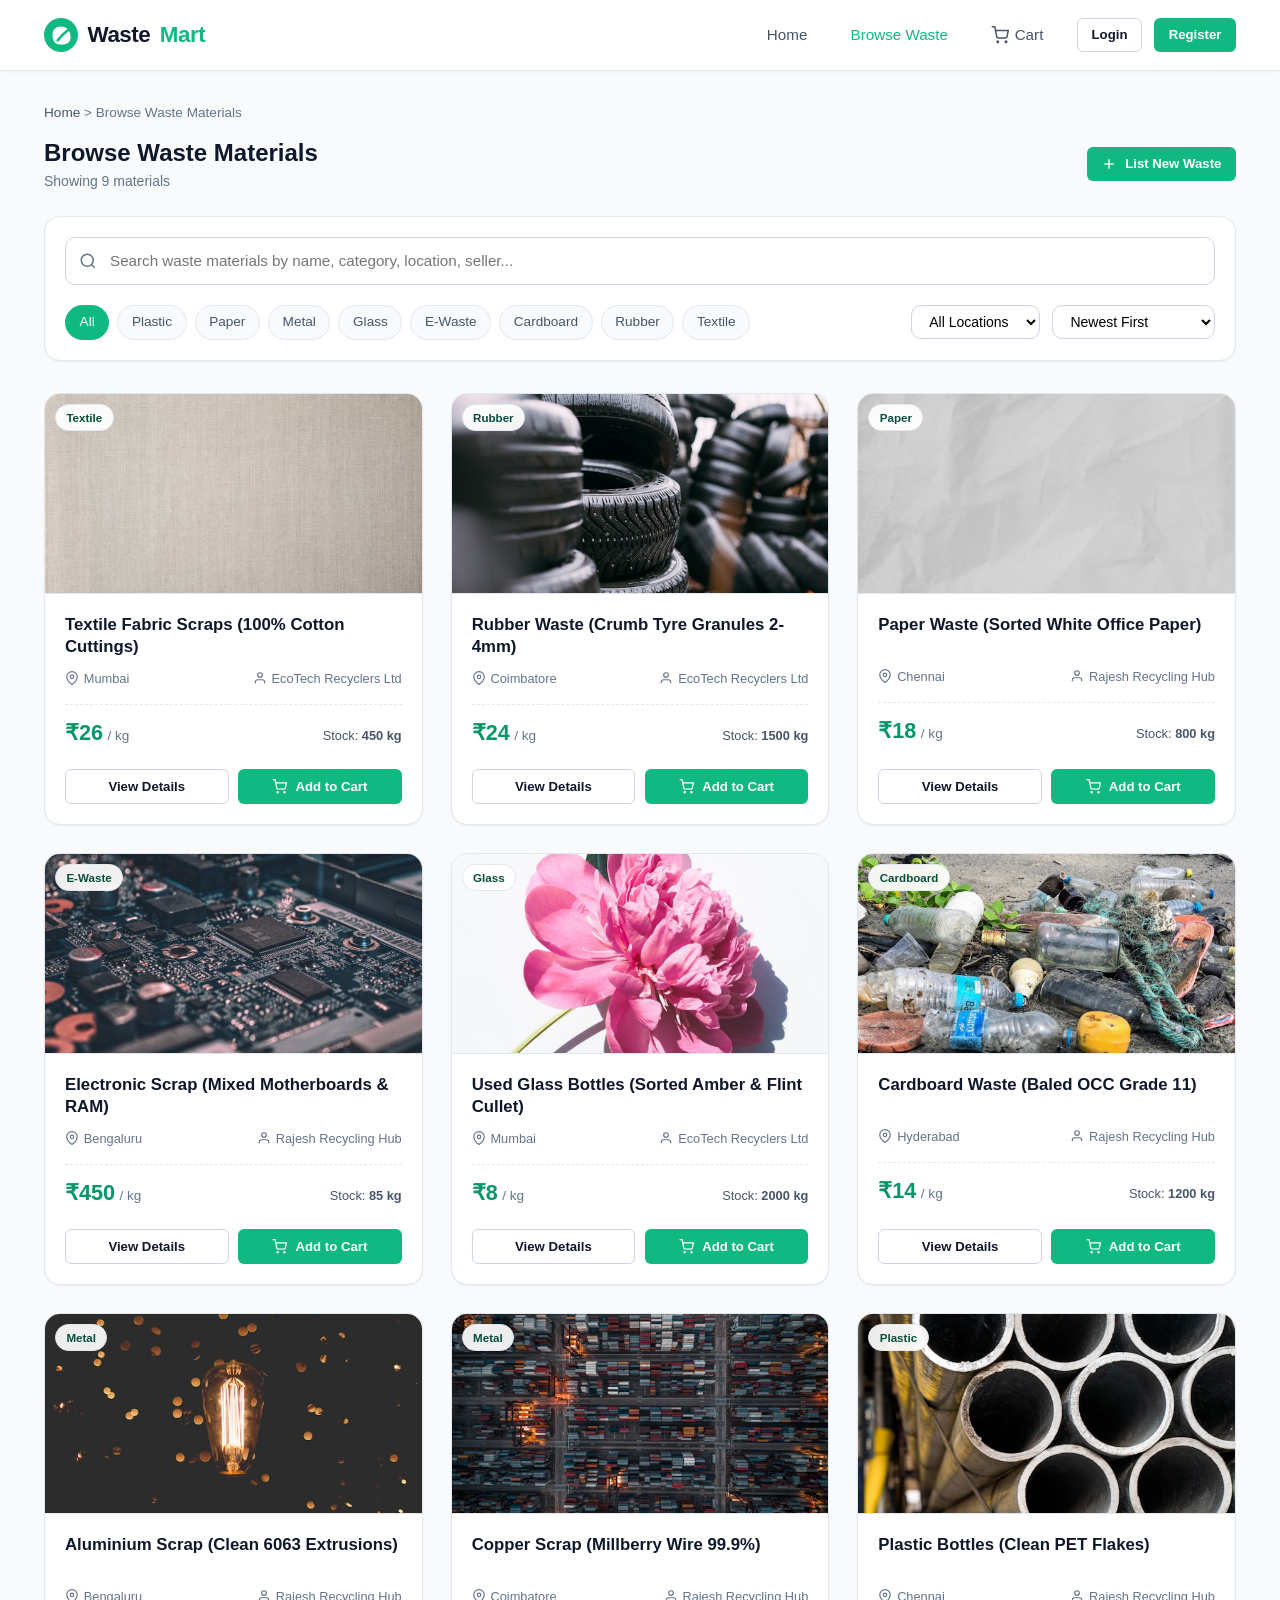
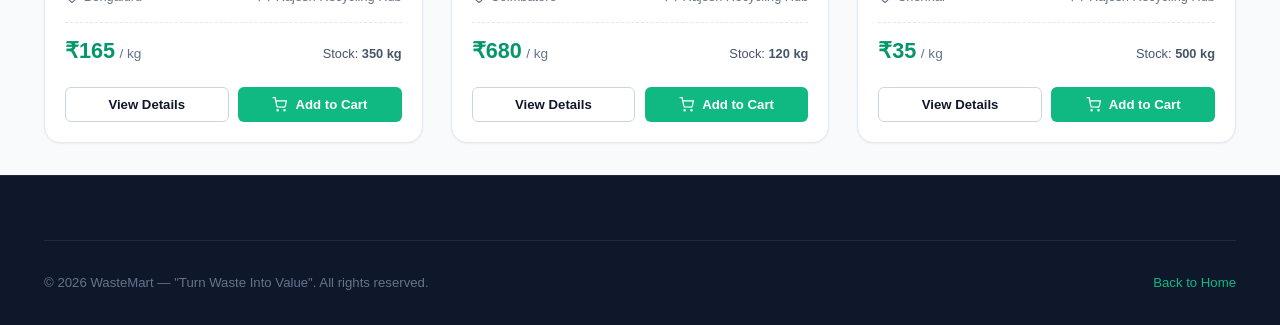
<file: shop.html>
<!DOCTYPE html>
<html lang="en">
<head>
  <meta charset="UTF-8">
  <meta name="viewport" content="width=device-width, initial-scale=1.0">
  <title>Browse Waste Materials — WasteMart</title>
  <link rel="icon" type="image/svg+xml" href="assets/images/favicon.svg">
  <link rel="stylesheet" href="css/style.css">
  <link rel="stylesheet" href="css/responsive.css">
</head>
<body>

  <!-- Site Header -->
  <header class="site-header">
    <div class="container navbar">
      <a href="index.html" class="brand-logo">
        <svg class="brand-logo-icon" viewBox="0 0 32 32" fill="none">
          <circle cx="16" cy="16" r="16" fill="#10b981"/>
          <path d="M16 8C22 8 25 13 25 18C25 24 20 25 15 25C10 25 8 21 8 16C8 11 11 8 16 8Z" fill="#ffffff"/>
          <path d="M13 21C16 17 19 14 23 11" stroke="#10b981" stroke-width="2.5" stroke-linecap="round"/>
        </svg>
        Waste<span>Mart</span>
      </a>

      <nav class="nav-menu" id="mainNav"></nav>

      <button class="mobile-menu-btn" onclick="toggleMobileNav()" aria-label="Toggle navigation">
        <svg width="24" height="24" viewBox="0 0 24 24" fill="none" stroke="currentColor" stroke-width="2">
          <line x1="3" y1="12" x2="21" y2="12"></line>
          <line x1="3" y1="6" x2="21" y2="6"></line>
          <line x1="3" y1="18" x2="21" y2="18"></line>
        </svg>
      </button>
    </div>
  </header>

  <!-- Mobile Drawer Menu -->
  <div class="mobile-backdrop" id="mobileBackdrop" onclick="toggleMobileNav()"></div>
  <div class="mobile-drawer" id="mobileDrawer">
    <div class="mobile-drawer-header">
      <span class="brand-logo">Waste<span>Mart</span></span>
      <button class="mobile-drawer-close" onclick="toggleMobileNav()">&times;</button>
    </div>
    <nav class="mobile-nav-links" id="mobileNavLinks"></nav>
  </div>

  <main class="py-6">
    <div class="container">
      <!-- Breadcrumb & Header -->
      <div class="breadcrumbs">
        <a href="index.html">Home</a> &gt; <span>Browse Waste Materials</span>
      </div>
      <div class="flex justify-between items-center mb-4 flex-wrap gap-2">
        <div>
          <h1 class="text-2xl font-bold">Browse Waste Materials</h1>
          <p class="text-muted text-sm" id="productCountText">Showing materials</p>
        </div>
        <a href="sell.html" class="btn btn-primary btn-sm">
          <svg width="16" height="16" viewBox="0 0 24 24" fill="none" stroke="currentColor" stroke-width="2">
            <line x1="12" y1="5" x2="12" y2="19"></line>
            <line x1="5" y1="12" x2="19" y2="12"></line>
          </svg>
          List New Waste
        </a>
      </div>

      <!-- Search & Filters Toolbar -->
      <div class="shop-toolbar">
        <div class="shop-search-bar">
          <div class="search-input-wrap">
            <svg width="18" height="18" viewBox="0 0 24 24" fill="none" stroke="currentColor" stroke-width="2">
              <circle cx="11" cy="11" r="8"></circle>
              <line x1="21" y1="21" x2="16.65" y2="16.65"></line>
            </svg>
            <input type="text" id="shopSearchInput" class="search-input" placeholder="Search waste materials by name, category, location, seller...">
          </div>
        </div>

        <div class="shop-filter-row">
          <!-- Category Filter Pills -->
          <div class="category-filter-pills" id="categoryFilterPills">
            <button type="button" class="category-filter-btn active" data-category="All">All</button>
            <button type="button" class="category-filter-btn" data-category="Plastic">Plastic</button>
            <button type="button" class="category-filter-btn" data-category="Paper">Paper</button>
            <button type="button" class="category-filter-btn" data-category="Metal">Metal</button>
            <button type="button" class="category-filter-btn" data-category="Glass">Glass</button>
            <button type="button" class="category-filter-btn" data-category="E-Waste">E-Waste</button>
            <button type="button" class="category-filter-btn" data-category="Cardboard">Cardboard</button>
            <button type="button" class="category-filter-btn" data-category="Rubber">Rubber</button>
            <button type="button" class="category-filter-btn" data-category="Textile">Textile</button>
          </div>

          <!-- Sort and Location Controls -->
          <div class="shop-sort-controls">
            <select id="shopLocationSelect" class="form-select">
              <option value="All">All Locations</option>
            </select>

            <select id="shopSortSelect" class="form-select">
              <option value="newest">Newest First</option>
              <option value="price-low">Price: Low to High</option>
              <option value="price-high">Price: High to Low</option>
              <option value="quantity-high">Highest Quantity</option>
            </select>
          </div>
        </div>
      </div>

      <!-- Products Grid -->
      <div class="product-grid" id="shopProductsGrid">
        <!-- Injected via js/products.js -->
      </div>
    </div>
  </main>

  <!-- Site Footer -->
  <footer class="site-footer">
    <div class="container">
      <div class="footer-bottom">
        <p>&copy; 2026 WasteMart — "Turn Waste Into Value". All rights reserved.</p>
        <p><a href="index.html" class="text-green">Back to Home</a></p>
      </div>
    </div>
  </footer>

  <!-- Scripts -->
  <script src="js/storage.js"></script>
  <script src="js/auth.js"></script>
  <script src="js/cart.js"></script>
  <script src="js/products.js"></script>
  <script src="js/orders.js"></script>
  <script src="js/dashboard.js"></script>
  <script src="js/main.js"></script>
  <script>
    document.addEventListener('DOMContentLoaded', () => {
      initShopPage();
    });
  </script>
</body>
</html>
</file>
<file: css/style.css>
/**
 * WasteMart - Global Stylesheet
 * Eco-friendly startup design system: Clean greens, soft shadows, rounded cards, responsive layout.
 */

:root {
  --primary: #10b981;
  --primary-hover: #059669;
  --primary-dark: #064e3b;
  --primary-light: #ecfdf5;
  --primary-border: #a7f3d0;

  --secondary: #0f172a;
  --secondary-light: #334155;
  
  --bg-page: #f8fafc;
  --bg-card: #ffffff;
  --bg-section: #f1f5f9;

  --text-main: #0f172a;
  --text-secondary: #475569;
  --text-muted: #64748b;
  --text-inverse: #ffffff;

  --border-light: #e2e8f0;
  --border-medium: #cbd5e1;

  --danger: #ef4444;
  --danger-light: #fef2f2;
  --warning: #f59e0b;
  --warning-light: #fffbeb;
  --info: #0284c7;
  --info-light: #f0f9ff;
  --success: #10b981;

  --radius-sm: 6px;
  --radius-md: 10px;
  --radius-lg: 16px;
  --radius-full: 9999px;

  --shadow-sm: 0 1px 2px 0 rgb(0 0 0 / 0.05);
  --shadow-md: 0 4px 6px -1px rgb(0 0 0 / 0.07), 0 2px 4px -2px rgb(0 0 0 / 0.07);
  --shadow-lg: 0 10px 15px -3px rgb(0 0 0 / 0.08), 0 4px 6px -4px rgb(0 0 0 / 0.05);
  --shadow-xl: 0 20px 25px -5px rgb(0 0 0 / 0.1), 0 8px 10px -6px rgb(0 0 0 / 0.1);

  --transition-fast: 150ms cubic-bezier(0.4, 0, 0.2, 1);
  --transition-normal: 250ms cubic-bezier(0.4, 0, 0.2, 1);
}

/* ---------------- Reset & Base ---------------- */
* {
  margin: 0;
  padding: 0;
  box-sizing: border-box;
}

html {
  font-family: -apple-system, BlinkMacSystemFont, "Segoe UI", Roboto, Oxygen, Ubuntu, Cantarell, "Open Sans", "Helvetica Neue", sans-serif;
  color: var(--text-main);
  background-color: var(--bg-page);
  line-height: 1.5;
  -webkit-font-smoothing: antialiased;
}

body {
  min-height: 100vh;
  display: flex;
  flex-direction: column;
}

main {
  flex: 1;
}

a {
  color: inherit;
  text-decoration: none;
}

img {
  max-width: 100%;
  display: block;
}

button, input, select, textarea {
  font: inherit;
}

/* ---------------- Layout Utilities ---------------- */
.container {
  width: 100%;
  max-width: 1240px;
  margin: 0 auto;
  padding: 0 1.5rem;
}

.container-narrow {
  width: 100%;
  max-width: 760px;
  margin: 0 auto;
  padding: 0 1.5rem;
}

.flex { display: flex; }
.flex-col { display: flex; flex-direction: column; }
.items-center { align-items: center; }
.justify-between { justify-content: space-between; }
.justify-center { justify-content: center; }
.flex-wrap { flex-wrap: wrap; }
.gap-1 { gap: 0.25rem; }
.gap-2 { gap: 0.5rem; }
.gap-3 { gap: 1rem; }
.gap-4 { gap: 1.5rem; }
.gap-6 { gap: 2rem; }

.grid { display: grid; }
.text-center { text-align: center; }
.text-right { text-align: right; }
.text-left { text-align: left; }

.text-sm { font-size: 0.875rem; }
.text-xs { font-size: 0.75rem; }
.text-xl { font-size: 1.25rem; }
.text-2xl { font-size: 1.5rem; }
.font-bold { font-weight: 700; }
.font-semibold { font-weight: 600; }
.text-muted { color: var(--text-muted); }
.text-green { color: var(--primary); }
.text-danger { color: var(--danger); }

.mt-1 { margin-top: 0.25rem; }
.mt-2 { margin-top: 0.5rem; }
.mt-3 { margin-top: 1rem; }
.mt-4 { margin-top: 1.5rem; }
.mt-6 { margin-top: 2rem; }
.mb-2 { margin-bottom: 0.5rem; }
.mb-4 { margin-bottom: 1.5rem; }
.mb-6 { margin-bottom: 2rem; }
.py-6 { padding-top: 2rem; padding-bottom: 2rem; }
.py-12 { padding-top: 3.5rem; padding-bottom: 3.5rem; }

/* ---------------- Header & Navbar ---------------- */
.site-header {
  background: var(--bg-card);
  border-bottom: 1px solid var(--border-light);
  position: sticky;
  top: 0;
  z-index: 100;
  box-shadow: var(--shadow-sm);
}

.navbar {
  height: 70px;
  display: flex;
  align-items: center;
  justify-content: space-between;
}

.brand-logo {
  display: flex;
  align-items: center;
  gap: 0.6rem;
  font-size: 1.4rem;
  font-weight: 800;
  color: var(--text-main);
  letter-spacing: -0.5px;
}

.brand-logo-icon {
  width: 34px;
  height: 34px;
}

.brand-logo span {
  color: var(--primary);
}

.nav-menu {
  display: flex;
  align-items: center;
  gap: 1.5rem;
}

.nav-link {
  font-size: 0.95rem;
  font-weight: 500;
  color: var(--text-secondary);
  padding: 0.5rem 0.6rem;
  border-radius: var(--radius-sm);
  transition: color var(--transition-fast);
  display: flex;
  align-items: center;
  gap: 0.4rem;
}

.nav-link:hover, .nav-link.active {
  color: var(--primary);
}

.nav-highlight-link {
  color: var(--primary) !important;
  font-weight: 600;
  background: var(--primary-light);
  padding: 0.4rem 0.8rem;
  border-radius: var(--radius-sm);
}

.nav-cart-link {
  position: relative;
  display: flex;
  align-items: center;
  gap: 0.35rem;
}

.cart-badge {
  background: var(--primary);
  color: white;
  font-size: 0.72rem;
  font-weight: 700;
  min-width: 20px;
  height: 20px;
  padding: 0 4px;
  border-radius: var(--radius-full);
  display: inline-flex;
  align-items: center;
  justify-content: center;
}

.nav-auth-buttons {
  display: flex;
  align-items: center;
  gap: 0.75rem;
}

.user-menu-dropdown {
  position: relative;
}

.user-profile-btn {
  display: flex;
  align-items: center;
  gap: 0.5rem;
  background: var(--bg-page);
  border: 1px solid var(--border-light);
  padding: 0.35rem 0.75rem;
  border-radius: var(--radius-full);
  cursor: pointer;
  font-size: 0.875rem;
  transition: all var(--transition-fast);
}

.user-profile-btn:hover {
  border-color: var(--border-medium);
  background: #ffffff;
}

.user-avatar-initial {
  width: 28px;
  height: 28px;
  background: var(--primary-light);
  color: var(--primary-dark);
  font-weight: 700;
  border-radius: 50%;
  display: flex;
  align-items: center;
  justify-content: center;
}

.user-role-pill {
  font-size: 0.68rem;
  padding: 0.15rem 0.5rem;
}

.user-dropdown-menu {
  position: absolute;
  right: 0;
  top: calc(100% + 8px);
  width: 220px;
  background: var(--bg-card);
  border: 1px solid var(--border-light);
  border-radius: var(--radius-md);
  box-shadow: var(--shadow-lg);
  padding: 0.5rem;
  display: none;
  flex-direction: column;
  z-index: 1000;
}

.user-dropdown-menu.show {
  display: flex;
}

.dropdown-header {
  padding: 0.6rem 0.75rem;
  border-bottom: 1px solid var(--border-light);
  margin-bottom: 0.35rem;
  display: flex;
  flex-direction: column;
}

.dropdown-item {
  padding: 0.6rem 0.75rem;
  border-radius: var(--radius-sm);
  font-size: 0.875rem;
  color: var(--text-secondary);
  display: flex;
  align-items: center;
  gap: 0.5rem;
  background: none;
  border: none;
  width: 100%;
  text-align: left;
  cursor: pointer;
  transition: background var(--transition-fast);
}

.dropdown-item:hover {
  background: var(--bg-section);
  color: var(--text-main);
}

.dropdown-divider {
  height: 1px;
  background: var(--border-light);
  margin: 0.35rem 0;
}

.mobile-menu-btn {
  display: none;
  background: none;
  border: none;
  cursor: pointer;
  padding: 0.5rem;
  color: var(--text-main);
}

/* ---------------- Buttons ---------------- */
.btn {
  display: inline-flex;
  align-items: center;
  justify-content: center;
  gap: 0.5rem;
  font-weight: 600;
  border-radius: var(--radius-md);
  padding: 0.6rem 1.25rem;
  font-size: 0.925rem;
  cursor: pointer;
  transition: all var(--transition-fast);
  border: 1px solid transparent;
  white-space: nowrap;
}

.btn-primary {
  background-color: var(--primary);
  color: white;
}

.btn-primary:hover {
  background-color: var(--primary-hover);
  box-shadow: 0 4px 12px rgba(16, 185, 129, 0.25);
}

.btn-outline {
  background-color: transparent;
  border-color: var(--border-medium);
  color: var(--text-main);
}

.btn-outline:hover {
  background-color: var(--bg-section);
  border-color: var(--text-secondary);
}

.btn-danger {
  background-color: var(--danger-light);
  color: var(--danger);
  border-color: #fca5a5;
}

.btn-danger:hover {
  background-color: var(--danger);
  color: white;
}

.btn-sm {
  padding: 0.4rem 0.85rem;
  font-size: 0.825rem;
  border-radius: var(--radius-sm);
}

.btn-xs {
  padding: 0.25rem 0.6rem;
  font-size: 0.75rem;
  border-radius: var(--radius-sm);
}

.btn-lg {
  padding: 0.85rem 1.75rem;
  font-size: 1.05rem;
  border-radius: var(--radius-md);
}

.btn:disabled {
  opacity: 0.5;
  cursor: not-allowed;
  box-shadow: none !important;
}

/* ---------------- Badges ---------------- */
.badge {
  display: inline-flex;
  align-items: center;
  padding: 0.2rem 0.65rem;
  border-radius: var(--radius-full);
  font-size: 0.75rem;
  font-weight: 600;
  line-height: 1;
}

.badge-category {
  background: var(--primary-light);
  color: var(--primary-dark);
}

.badge-buyer { background: #e0f2fe; color: #0369a1; }
.badge-seller { background: #dcfce7; color: #15803d; }
.badge-admin { background: #f3e8ff; color: #7e22ce; }

.badge-pending { background: #fef3c7; color: #b45309; }
.badge-accepted { background: #e0e7ff; color: #4338ca; }
.badge-processing { background: #dbeafe; color: #1d4ed8; }
.badge-pickup { background: #ede9fe; color: #6b21a8; }
.badge-completed { background: #dcfce7; color: #15803d; }
.badge-cancelled { background: #fee2e2; color: #b91c1c; }

/* ---------------- Hero Section ---------------- */
.hero-section {
  background: linear-gradient(135deg, #f0fdf4 0%, #ecfdf5 50%, #ffffff 100%);
  padding: 5rem 0;
  border-bottom: 1px solid var(--border-light);
  position: relative;
  overflow: hidden;
}

.hero-grid {
  display: grid;
  grid-template-columns: 1.2fr 0.8fr;
  gap: 3rem;
  align-items: center;
}

.hero-tag {
  display: inline-flex;
  align-items: center;
  gap: 0.5rem;
  background: var(--primary-light);
  color: var(--primary-dark);
  font-size: 0.85rem;
  font-weight: 600;
  padding: 0.4rem 0.9rem;
  border-radius: var(--radius-full);
  margin-bottom: 1.25rem;
  border: 1px solid var(--primary-border);
}

.hero-title {
  font-size: 3.25rem;
  line-height: 1.15;
  font-weight: 800;
  color: var(--secondary);
  letter-spacing: -1px;
  margin-bottom: 1.25rem;
}

.hero-subtitle {
  font-size: 1.2rem;
  color: var(--text-secondary);
  line-height: 1.6;
  margin-bottom: 2rem;
}

.hero-actions {
  display: flex;
  gap: 1rem;
  flex-wrap: wrap;
  margin-bottom: 1.5rem;
}

.hero-search-box {
  display: flex;
  gap: 0.75rem;
  background: white;
  padding: 0.4rem 0.4rem 0.4rem 0.85rem;
  border-radius: var(--radius-md);
  border: 1px solid var(--border-medium);
  box-shadow: var(--shadow-md);
  margin-bottom: 0.85rem;
  max-width: 580px;
}

.hero-search-input-wrap {
  display: flex;
  align-items: center;
  gap: 0.6rem;
  flex: 1;
}

.hero-search-input-wrap svg {
  color: var(--text-muted);
  flex-shrink: 0;
}

.hero-search-input {
  width: 100%;
  border: none;
  outline: none;
  font-size: 0.95rem;
  color: var(--text-main);
}

.hero-popular-tags {
  display: flex;
  align-items: center;
  gap: 0.4rem;
  flex-wrap: wrap;
  margin-bottom: 2rem;
}

.hero-tag-link {
  font-size: 0.78rem;
  font-weight: 600;
  color: var(--primary-dark);
  background: var(--primary-light);
  padding: 0.2rem 0.6rem;
  border-radius: var(--radius-full);
  border: 1px solid var(--primary-border);
  transition: all var(--transition-fast);
}

.hero-tag-link:hover {
  background: var(--primary);
  color: white;
}

.hero-stats-row {
  display: flex;
  gap: 2.5rem;
  padding-top: 1.5rem;
  border-top: 1px solid var(--border-light);
}

.hero-stat-item strong {
  display: block;
  font-size: 1.5rem;
  color: var(--secondary);
  font-weight: 800;
}

.hero-stat-item span {
  font-size: 0.85rem;
  color: var(--text-muted);
}

.hero-visual {
  background: white;
  padding: 2rem;
  border-radius: var(--radius-lg);
  box-shadow: var(--shadow-xl);
  border: 1px solid var(--border-light);
  text-align: center;
}

.hero-visual img {
  border-radius: var(--radius-md);
  margin: 0 auto;
}

/* ---------------- Categories Grid ---------------- */
.section-header {
  text-align: center;
  margin-bottom: 3rem;
}

.section-title {
  font-size: 2rem;
  font-weight: 800;
  letter-spacing: -0.5px;
  color: var(--secondary);
  margin-bottom: 0.5rem;
}

.section-subtitle {
  font-size: 1.05rem;
  color: var(--text-secondary);
}

.categories-grid {
  display: grid;
  grid-template-columns: repeat(auto-fill, minmax(130px, 1fr));
  gap: 1.25rem;
}

.category-card {
  background: var(--bg-card);
  border: 1px solid var(--border-light);
  border-radius: var(--radius-md);
  padding: 1.5rem 1rem;
  text-align: center;
  transition: all var(--transition-fast);
  display: flex;
  flex-direction: column;
  align-items: center;
  box-shadow: var(--shadow-sm);
}

.category-card:hover {
  transform: translateY(-4px);
  border-color: var(--primary);
  box-shadow: var(--shadow-md);
}

.category-card-icon {
  width: 64px;
  height: 64px;
  border-radius: 50%;
  background: var(--primary-light);
  display: flex;
  align-items: center;
  justify-content: center;
  margin-bottom: 0.75rem;
  overflow: hidden;
  border: 2px solid var(--primary-border);
  box-shadow: var(--shadow-sm);
}

.category-card-icon img {
  width: 100%;
  height: 100%;
  object-fit: cover;
  transition: transform var(--transition-fast);
}

.category-card:hover .category-card-icon img {
  transform: scale(1.1);
}

.category-card-title {
  font-weight: 600;
  font-size: 0.95rem;
  color: var(--secondary);
}

/* ---------------- How It Works ---------------- */
.how-it-works-grid {
  display: grid;
  grid-template-columns: repeat(3, 1fr);
  gap: 2rem;
}

.step-card {
  background: var(--bg-card);
  padding: 2.25rem 2rem;
  border-radius: var(--radius-lg);
  border: 1px solid var(--border-light);
  box-shadow: var(--shadow-sm);
  position: relative;
  transition: transform var(--transition-fast);
}

.step-card:hover {
  transform: translateY(-3px);
  box-shadow: var(--shadow-md);
}

.step-number {
  width: 44px;
  height: 44px;
  border-radius: 50%;
  background: var(--primary);
  color: white;
  font-size: 1.25rem;
  font-weight: 800;
  display: flex;
  align-items: center;
  justify-content: center;
  margin-bottom: 1.25rem;
}

.step-card h3 {
  font-size: 1.25rem;
  font-weight: 700;
  margin-bottom: 0.5rem;
  color: var(--secondary);
}

.step-card p {
  color: var(--text-secondary);
  font-size: 0.925rem;
  line-height: 1.6;
}

/* ---------------- Product Card ---------------- */
.product-grid {
  display: grid;
  grid-template-columns: repeat(auto-fill, minmax(280px, 1fr));
  gap: 1.75rem;
}

.product-card {
  background: var(--bg-card);
  border: 1px solid var(--border-light);
  border-radius: var(--radius-lg);
  overflow: hidden;
  box-shadow: var(--shadow-sm);
  transition: all var(--transition-fast);
  display: flex;
  flex-direction: column;
}

.product-card:hover {
  transform: translateY(-4px);
  box-shadow: var(--shadow-lg);
  border-color: var(--border-medium);
}

.product-card-img-wrap {
  position: relative;
  height: 200px;
  background: #f8fafc;
  overflow: hidden;
  border-bottom: 1px solid var(--border-light);
}

.product-card-img {
  width: 100%;
  height: 100%;
  object-fit: cover;
  transition: transform var(--transition-normal);
}

.product-card:hover .product-card-img {
  transform: scale(1.05);
}

.product-category-pill {
  position: absolute;
  top: 10px;
  left: 10px;
  background: rgba(255, 255, 255, 0.92);
  backdrop-filter: blur(4px);
  color: var(--primary-dark);
  font-size: 0.725rem;
  font-weight: 700;
  padding: 0.25rem 0.65rem;
  border-radius: var(--radius-full);
  border: 1px solid var(--border-light);
}

.badge-stock-out {
  position: absolute;
  top: 10px;
  right: 10px;
  background: var(--danger);
  color: white;
  font-size: 0.725rem;
  font-weight: 700;
  padding: 0.25rem 0.65rem;
  border-radius: var(--radius-full);
}

.product-card-body {
  padding: 1.25rem;
  display: flex;
  flex-direction: column;
  flex: 1;
}

.product-card-title {
  font-size: 1.05rem;
  font-weight: 700;
  color: var(--secondary);
  margin-bottom: 0.6rem;
  line-height: 1.35;
  display: -webkit-box;
  -webkit-line-clamp: 2;
  -webkit-box-orient: vertical;
  overflow: hidden;
  min-height: 2.7rem;
}

.product-card-title a:hover {
  color: var(--primary);
}

.product-card-meta {
  display: flex;
  justify-content: space-between;
  font-size: 0.8rem;
  color: var(--text-muted);
  margin-bottom: 1rem;
}

.product-meta-item {
  display: flex;
  align-items: center;
  gap: 0.3rem;
}

.product-card-pricing {
  display: flex;
  align-items: baseline;
  justify-content: space-between;
  margin-bottom: 1.25rem;
  padding-top: 0.75rem;
  border-top: 1px dashed var(--border-light);
}

.price-value {
  font-size: 1.35rem;
  font-weight: 800;
  color: var(--primary-hover);
}

.price-unit {
  font-size: 0.85rem;
  color: var(--text-muted);
  font-weight: 500;
}

.stock-badge {
  font-size: 0.8rem;
  color: var(--text-secondary);
}

.product-card-actions {
  display: flex;
  gap: 0.6rem;
  margin-top: auto;
}

.product-card-actions .btn {
  flex: 1;
}

/* ---------------- Shop & Filtering Page ---------------- */
.shop-toolbar {
  background: var(--bg-card);
  padding: 1.25rem;
  border-radius: var(--radius-lg);
  border: 1px solid var(--border-light);
  box-shadow: var(--shadow-sm);
  margin-bottom: 2rem;
  display: flex;
  flex-direction: column;
  gap: 1.25rem;
}

.shop-search-bar {
  display: flex;
  gap: 0.75rem;
  width: 100%;
}

.search-input-wrap {
  position: relative;
  flex: 1;
}

.search-input-wrap svg {
  position: absolute;
  left: 14px;
  top: 50%;
  transform: translateY(-50%);
  color: var(--text-muted);
}

.search-input {
  width: 100%;
  padding: 0.7rem 1rem 0.7rem 2.75rem;
  border: 1px solid var(--border-medium);
  border-radius: var(--radius-md);
  outline: none;
  font-size: 0.95rem;
  transition: border-color var(--transition-fast);
}

.search-input:focus {
  border-color: var(--primary);
  box-shadow: 0 0 0 3px rgba(16, 185, 129, 0.15);
}

.shop-filter-row {
  display: flex;
  align-items: center;
  justify-content: space-between;
  gap: 1rem;
  flex-wrap: wrap;
}

.category-filter-pills {
  display: flex;
  gap: 0.5rem;
  flex-wrap: wrap;
}

.category-filter-btn {
  background: var(--bg-page);
  border: 1px solid var(--border-light);
  padding: 0.4rem 0.85rem;
  border-radius: var(--radius-full);
  font-size: 0.85rem;
  font-weight: 500;
  color: var(--text-secondary);
  cursor: pointer;
  transition: all var(--transition-fast);
}

.category-filter-btn:hover {
  background: var(--border-light);
  color: var(--text-main);
}

.category-filter-btn.active {
  background: var(--primary);
  color: white;
  border-color: var(--primary);
}

.shop-sort-controls {
  display: flex;
  align-items: center;
  gap: 0.75rem;
}

.form-select {
  padding: 0.45rem 0.85rem;
  border: 1px solid var(--border-medium);
  border-radius: var(--radius-md);
  background-color: white;
  font-size: 0.875rem;
  outline: none;
}

.form-select:focus {
  border-color: var(--primary);
}

/* ---------------- Single Product Details ---------------- */
.product-detail-layout {
  display: grid;
  grid-template-columns: 1fr 1.15fr;
  gap: 3.5rem;
  background: var(--bg-card);
  padding: 2.5rem;
  border-radius: var(--radius-lg);
  border: 1px solid var(--border-light);
  box-shadow: var(--shadow-sm);
}

.product-detail-main-img-wrap {
  position: relative;
  background: #f8fafc;
  border-radius: var(--radius-md);
  border: 1px solid var(--border-light);
  height: 400px;
  overflow: hidden;
  display: flex;
  align-items: center;
  justify-content: center;
}

.product-detail-main-img {
  width: 100%;
  height: 100%;
  object-fit: cover;
}

.breadcrumbs {
  font-size: 0.85rem;
  color: var(--text-muted);
  margin-bottom: 0.75rem;
}

.breadcrumbs a {
  color: var(--text-secondary);
}

.breadcrumbs a:hover {
  color: var(--primary);
}

.product-detail-title {
  font-size: 2.2rem;
  font-weight: 800;
  line-height: 1.25;
  color: var(--secondary);
  margin-bottom: 0.75rem;
}

.product-detail-meta-row {
  display: flex;
  align-items: center;
  gap: 1.25rem;
  margin-bottom: 1.5rem;
}

.product-detail-price-box {
  background: var(--primary-light);
  border: 1px solid var(--primary-border);
  border-radius: var(--radius-md);
  padding: 1.25rem 1.5rem;
  display: flex;
  align-items: center;
  justify-content: space-between;
  margin-bottom: 1.75rem;
}

.price-display {
  display: flex;
  align-items: baseline;
  gap: 0.35rem;
}

.price-display .currency {
  font-size: 1.5rem;
  font-weight: 700;
  color: var(--primary-dark);
}

.price-display .amount {
  font-size: 2.25rem;
  font-weight: 800;
  color: var(--primary-dark);
}

.price-display .unit {
  font-size: 1rem;
  color: var(--primary-dark);
  opacity: 0.8;
}

.stock-status-pill {
  font-size: 0.85rem;
  font-weight: 700;
  padding: 0.35rem 0.75rem;
  border-radius: var(--radius-full);
}

.stock-status-pill.stock-in {
  background: #dcfce7;
  color: #15803d;
}

.stock-status-pill.stock-out {
  background: #fee2e2;
  color: #b91c1c;
}

.product-detail-description {
  margin-bottom: 1.75rem;
}

.product-detail-description h4 {
  font-size: 1.05rem;
  font-weight: 700;
  margin-bottom: 0.5rem;
  color: var(--secondary);
}

.product-detail-description p {
  color: var(--text-secondary);
  line-height: 1.6;
}

.seller-info-card {
  display: flex;
  align-items: center;
  gap: 1rem;
  padding: 1rem 1.25rem;
  background: var(--bg-page);
  border: 1px solid var(--border-light);
  border-radius: var(--radius-md);
  margin-bottom: 2rem;
}

.seller-avatar {
  width: 44px;
  height: 44px;
  border-radius: 50%;
  background: var(--primary-light);
  display: flex;
  align-items: center;
  justify-content: center;
}

.seller-details h5 {
  font-size: 0.95rem;
  font-weight: 700;
  color: var(--secondary);
}

.seller-details p {
  font-size: 0.825rem;
  color: var(--text-muted);
}

.product-order-controls {
  display: flex;
  flex-direction: column;
  gap: 1.25rem;
}

.qty-selector-wrap {
  display: flex;
  align-items: center;
  gap: 1rem;
}

.qty-control-group {
  display: inline-flex;
  align-items: center;
  border: 1px solid var(--border-medium);
  border-radius: var(--radius-md);
  background: white;
  overflow: hidden;
}

.btn-qty {
  width: 36px;
  height: 36px;
  background: var(--bg-section);
  border: none;
  font-size: 1.1rem;
  font-weight: 700;
  cursor: pointer;
  display: flex;
  align-items: center;
  justify-content: center;
  color: var(--text-main);
  transition: background var(--transition-fast);
}

.btn-qty:hover {
  background: var(--border-medium);
}

.qty-input {
  width: 60px;
  height: 36px;
  border: none;
  text-align: center;
  font-weight: 700;
  font-size: 0.95rem;
  outline: none;
}

.detail-action-buttons {
  display: flex;
  gap: 1rem;
}

.detail-action-buttons .btn {
  flex: 1;
}

/* ---------------- Shopping Cart ---------------- */
.cart-layout {
  display: grid;
  grid-template-columns: 1fr 340px;
  gap: 2rem;
  align-items: flex-start;
}

.cart-table-card {
  background: var(--bg-card);
  border-radius: var(--radius-lg);
  border: 1px solid var(--border-light);
  overflow: hidden;
  box-shadow: var(--shadow-sm);
}

.cart-table {
  width: 100%;
  border-collapse: collapse;
}

.cart-table th {
  background: var(--bg-section);
  padding: 1rem 1.25rem;
  font-size: 0.85rem;
  font-weight: 700;
  color: var(--text-secondary);
  text-align: left;
  border-bottom: 1px solid var(--border-light);
}

.cart-table td {
  padding: 1.25rem;
  border-bottom: 1px solid var(--border-light);
  vertical-align: middle;
}

.cart-item-info {
  display: flex;
  align-items: center;
  gap: 1rem;
}

.cart-item-img {
  width: 64px;
  height: 64px;
  object-fit: cover;
  border-radius: var(--radius-md);
  background: var(--bg-page);
  border: 1px solid var(--border-light);
}

.cart-item-title {
  font-weight: 700;
  color: var(--secondary);
  font-size: 0.95rem;
}

.cart-item-title:hover {
  color: var(--primary);
}

.cart-item-meta {
  display: flex;
  align-items: center;
  gap: 0.5rem;
  margin-top: 0.25rem;
}

.cart-seller-tag {
  font-size: 0.75rem;
  color: var(--text-muted);
}

.stock-hint {
  font-size: 0.75rem;
  color: var(--text-muted);
  display: block;
}

.btn-icon-delete {
  background: none;
  border: none;
  cursor: pointer;
  color: var(--text-muted);
  padding: 0.4rem;
  border-radius: var(--radius-sm);
  transition: all var(--transition-fast);
}

.btn-icon-delete:hover {
  color: var(--danger);
  background: var(--danger-light);
}

/* Order Summary Box */
.summary-card {
  background: var(--bg-card);
  border-radius: var(--radius-lg);
  border: 1px solid var(--border-light);
  padding: 1.75rem;
  box-shadow: var(--shadow-sm);
}

.summary-card h3 {
  font-size: 1.2rem;
  font-weight: 700;
  margin-bottom: 1.25rem;
  color: var(--secondary);
}

.summary-row {
  display: flex;
  justify-content: space-between;
  margin-bottom: 0.85rem;
  font-size: 0.925rem;
  color: var(--text-secondary);
}

.summary-divider {
  height: 1px;
  background: var(--border-light);
  margin: 1rem 0;
}

.summary-total {
  font-size: 1.25rem;
  font-weight: 800;
  color: var(--secondary);
}

/* ---------------- Checkout Page ---------------- */
.checkout-layout {
  display: grid;
  grid-template-columns: 1.2fr 0.8fr;
  gap: 2.5rem;
}

.checkout-box {
  background: var(--bg-card);
  border-radius: var(--radius-lg);
  border: 1px solid var(--border-light);
  padding: 2rem;
  box-shadow: var(--shadow-sm);
}

.checkout-box h3 {
  font-size: 1.25rem;
  font-weight: 700;
  margin-bottom: 1.5rem;
  color: var(--secondary);
  border-bottom: 1px solid var(--border-light);
  padding-bottom: 0.75rem;
}

.form-grid-2 {
  display: grid;
  grid-template-columns: 1fr 1fr;
  gap: 1.25rem;
}

.form-group {
  margin-bottom: 1.25rem;
}

.form-label {
  display: block;
  font-size: 0.875rem;
  font-weight: 600;
  color: var(--text-main);
  margin-bottom: 0.4rem;
}

.form-input, .form-textarea, .form-select-full {
  width: 100%;
  padding: 0.65rem 0.85rem;
  border: 1px solid var(--border-medium);
  border-radius: var(--radius-md);
  font-size: 0.925rem;
  outline: none;
  background: white;
  transition: all var(--transition-fast);
}

.form-input:focus, .form-textarea:focus, .form-select-full:focus {
  border-color: var(--primary);
  box-shadow: 0 0 0 3px rgba(16, 185, 129, 0.15);
}

.payment-options-group {
  display: flex;
  flex-direction: column;
  gap: 0.75rem;
  margin-top: 1rem;
}

.payment-radio-label {
  display: flex;
  align-items: center;
  gap: 0.75rem;
  padding: 1rem 1.25rem;
  border: 1px solid var(--border-light);
  border-radius: var(--radius-md);
  background: var(--bg-page);
  cursor: pointer;
  font-weight: 600;
  font-size: 0.95rem;
  transition: all var(--transition-fast);
}

.payment-radio-label:hover {
  border-color: var(--primary);
  background: white;
}

.checkout-item-row {
  display: flex;
  justify-content: space-between;
  align-items: center;
  padding: 0.75rem 0;
  border-bottom: 1px solid var(--border-light);
}

.checkout-item-name {
  font-weight: 600;
  font-size: 0.9rem;
  display: block;
}

.checkout-item-meta {
  font-size: 0.8rem;
  color: var(--text-muted);
}

.checkout-item-price {
  font-weight: 700;
  font-size: 0.95rem;
}

/* ---------------- Orders Page ---------------- */
.orders-tab-nav {
  display: flex;
  gap: 0.75rem;
  margin-bottom: 2rem;
  border-bottom: 1px solid var(--border-light);
  padding-bottom: 0.5rem;
}

.tab-btn {
  padding: 0.6rem 1.25rem;
  font-weight: 600;
  font-size: 0.95rem;
  color: var(--text-secondary);
  background: none;
  border: none;
  border-radius: var(--radius-md);
  cursor: pointer;
  transition: all var(--transition-fast);
}

.tab-btn:hover {
  background: var(--bg-section);
  color: var(--text-main);
}

.tab-btn.active {
  background: var(--primary-light);
  color: var(--primary-dark);
}

.orders-list {
  display: flex;
  flex-direction: column;
  gap: 1.5rem;
}

.order-card {
  background: var(--bg-card);
  border-radius: var(--radius-lg);
  border: 1px solid var(--border-light);
  padding: 1.5rem;
  box-shadow: var(--shadow-sm);
  transition: box-shadow var(--transition-fast);
}

.order-card:hover {
  box-shadow: var(--shadow-md);
}

.order-card-header {
  display: flex;
  justify-content: space-between;
  align-items: flex-start;
  padding-bottom: 1rem;
  border-bottom: 1px solid var(--border-light);
}

.order-id-label {
  font-size: 1.15rem;
  font-weight: 800;
  color: var(--secondary);
}

.order-date-text {
  font-size: 0.825rem;
  color: var(--text-muted);
}

.order-card-body {
  display: flex;
  justify-content: space-between;
  align-items: center;
  padding: 1.25rem 0;
}

.order-items-preview {
  font-size: 0.925rem;
  color: var(--text-main);
  margin-bottom: 0.35rem;
}

.order-buyer-tag {
  font-size: 0.825rem;
  color: var(--text-muted);
}

.order-card-financials {
  text-align: right;
}

.order-price-label {
  font-size: 0.75rem;
  color: var(--text-muted);
}

.order-price-value {
  font-size: 1.35rem;
  font-weight: 800;
  color: var(--primary-hover);
}

.order-card-footer {
  display: flex;
  justify-content: space-between;
  align-items: center;
  padding-top: 1rem;
  border-top: 1px solid var(--border-light);
  flex-wrap: wrap;
  gap: 0.75rem;
}

.seller-status-updater {
  display: flex;
  align-items: center;
  gap: 0.6rem;
}

.status-select-sm {
  font-size: 0.825rem;
  padding: 0.3rem 0.6rem;
}

.order-delivery-tag {
  display: flex;
  align-items: center;
  gap: 0.4rem;
  font-size: 0.825rem;
  color: var(--text-muted);
}

/* ---------------- Auth Pages (Login & Register) ---------------- */
.auth-wrapper {
  min-height: calc(100vh - 180px);
  display: flex;
  align-items: center;
  justify-content: center;
  padding: 3rem 1.5rem;
}

.auth-card {
  width: 100%;
  max-width: 460px;
  background: var(--bg-card);
  border: 1px solid var(--border-light);
  border-radius: var(--radius-lg);
  padding: 2.5rem;
  box-shadow: var(--shadow-lg);
}

.auth-header {
  text-align: center;
  margin-bottom: 2rem;
}

.auth-header h2 {
  font-size: 1.75rem;
  font-weight: 800;
  color: var(--secondary);
  margin-bottom: 0.5rem;
}

.demo-credentials-box {
  background: var(--bg-page);
  border: 1px dashed var(--border-medium);
  border-radius: var(--radius-md);
  padding: 1rem;
  margin-bottom: 1.5rem;
}

.demo-credentials-box h4 {
  font-size: 0.8rem;
  font-weight: 700;
  text-transform: uppercase;
  color: var(--text-muted);
  margin-bottom: 0.5rem;
  letter-spacing: 0.5px;
}

.demo-buttons-grid {
  display: grid;
  grid-template-columns: repeat(3, 1fr);
  gap: 0.5rem;
}

.demo-fill-btn {
  padding: 0.35rem 0.5rem;
  font-size: 0.75rem;
  font-weight: 600;
  background: white;
  border: 1px solid var(--border-light);
  border-radius: var(--radius-sm);
  cursor: pointer;
  transition: all var(--transition-fast);
}

.demo-fill-btn:hover {
  background: var(--primary-light);
  border-color: var(--primary-border);
  color: var(--primary-dark);
}

/* ---------------- Empty State Box ---------------- */
.empty-state-box {
  background: var(--bg-card);
  border: 1px dashed var(--border-medium);
  border-radius: var(--radius-lg);
  padding: 3.5rem 2rem;
  text-align: center;
  max-width: 540px;
  margin: 2rem auto;
}

.empty-state-box svg {
  margin: 0 auto 1.25rem;
}

.empty-state-box h3 {
  font-size: 1.25rem;
  font-weight: 700;
  margin-bottom: 0.5rem;
  color: var(--secondary);
}

/* ---------------- Toast Notifications ---------------- */
.toast-container {
  position: fixed;
  bottom: 24px;
  right: 24px;
  z-index: 9999;
  display: flex;
  flex-direction: column;
  gap: 0.75rem;
}

.toast-item {
  display: flex;
  align-items: center;
  gap: 0.75rem;
  background: white;
  padding: 0.85rem 1.25rem;
  border-radius: var(--radius-md);
  box-shadow: var(--shadow-xl);
  border-left: 4px solid var(--info);
  border-top: 1px solid var(--border-light);
  border-right: 1px solid var(--border-light);
  border-bottom: 1px solid var(--border-light);
  min-width: 280px;
  max-width: 420px;
  transform: translateY(20px);
  opacity: 0;
  transition: all var(--transition-normal);
}

.toast-item.toast-show {
  transform: translateY(0);
  opacity: 1;
}

.toast-item.toast-success { border-left-color: var(--success); }
.toast-item.toast-error { border-left-color: var(--danger); }
.toast-item.toast-warning { border-left-color: var(--warning); }

.toast-icon {
  display: flex;
  align-items: center;
  justify-content: center;
  flex-shrink: 0;
}

.toast-message {
  font-size: 0.875rem;
  font-weight: 500;
  color: var(--text-main);
  flex: 1;
}

.toast-close {
  background: none;
  border: none;
  font-size: 1.25rem;
  color: var(--text-muted);
  cursor: pointer;
  line-height: 1;
  padding: 0 0.25rem;
}

/* ---------------- Modals ---------------- */
.modal-overlay {
  position: fixed;
  top: 0;
  left: 0;
  width: 100%;
  height: 100%;
  background: rgba(15, 23, 42, 0.6);
  backdrop-filter: blur(4px);
  z-index: 5000;
  display: none;
  align-items: center;
  justify-content: center;
  padding: 1.5rem;
}

.modal-overlay.modal-open {
  display: flex;
}

.modal-dialog {
  background: white;
  border-radius: var(--radius-lg);
  max-width: 600px;
  width: 100%;
  max-height: 90vh;
  overflow-y: auto;
  box-shadow: var(--shadow-xl);
  border: 1px solid var(--border-light);
  animation: modalPop 200ms ease-out forwards;
}

@keyframes modalPop {
  from { opacity: 0; transform: scale(0.95); }
  to { opacity: 1; transform: scale(1); }
}

.modal-header {
  padding: 1.25rem 1.5rem;
  border-bottom: 1px solid var(--border-light);
  display: flex;
  justify-content: space-between;
  align-items: center;
}

.modal-header h3 {
  font-size: 1.25rem;
  font-weight: 700;
  color: var(--secondary);
}

.modal-close-btn {
  background: none;
  border: none;
  font-size: 1.5rem;
  line-height: 1;
  color: var(--text-muted);
  cursor: pointer;
}

.modal-body {
  padding: 1.5rem;
}

.modal-footer {
  padding: 1rem 1.5rem;
  border-top: 1px solid var(--border-light);
  display: flex;
  justify-content: flex-end;
  gap: 0.75rem;
  background: var(--bg-page);
  border-bottom-left-radius: var(--radius-lg);
  border-bottom-right-radius: var(--radius-lg);
}

/* ---------------- Footer ---------------- */
.site-footer {
  background: var(--secondary);
  color: #cbd5e1;
  padding: 4rem 0 2rem;
  margin-top: auto;
  border-top: 1px solid #1e293b;
}

.footer-grid {
  display: grid;
  grid-template-columns: 1.5fr 1fr 1fr 1fr;
  gap: 3rem;
  margin-bottom: 3rem;
}

.footer-brand .brand-logo {
  color: white;
  margin-bottom: 1rem;
}

.footer-brand p {
  font-size: 0.9rem;
  color: #94a3b8;
  line-height: 1.6;
  margin-bottom: 1.25rem;
}

.footer-col h4 {
  color: white;
  font-size: 1rem;
  font-weight: 700;
  margin-bottom: 1.25rem;
}

.footer-links {
  list-style: none;
  display: flex;
  flex-direction: column;
  gap: 0.6rem;
}

.footer-links a {
  font-size: 0.875rem;
  color: #94a3b8;
  transition: color var(--transition-fast);
}

.footer-links a:hover {
  color: var(--primary);
}

.footer-bottom {
  border-top: 1px solid #1e293b;
  padding-top: 2rem;
  display: flex;
  justify-content: space-between;
  align-items: center;
  font-size: 0.825rem;
  color: #64748b;
}

.demo-watermark {
  background: rgba(16, 185, 129, 0.15);
  color: #34d399;
  padding: 0.2rem 0.6rem;
  border-radius: var(--radius-full);
  font-weight: 600;
}

/* ---------------- Print Stylesheet ---------------- */
@media print {
  .site-header, .site-footer, .mobile-backdrop, .mobile-drawer, 
  .orders-tab-nav, .dashboard-header, .btn, .toast-container,
  .modal-footer, .modal-close-btn {
    display: none !important;
  }

  body, main {
    background: white !important;
    color: black !important;
  }

  .modal-overlay {
    position: static !important;
    display: block !important;
    background: none !important;
    padding: 0 !important;
  }

  .modal-dialog {
    box-shadow: none !important;
    border: none !important;
    max-width: 100% !important;
    width: 100% !important;
  }

  .data-table th {
    background: #f1f5f9 !important;
    color: black !important;
  }
}
</file>
<file: css/responsive.css>
/**
 * WasteMart - Responsive Stylesheet
 * Handles mobile drawer, responsive grids, and adaptive viewports.
 */

/* Mobile Navigation Overlay & Drawer */
.mobile-backdrop {
  position: fixed;
  top: 0;
  left: 0;
  width: 100%;
  height: 100%;
  background: rgba(15, 23, 42, 0.5);
  backdrop-filter: blur(2px);
  z-index: 1000;
  opacity: 0;
  pointer-events: none;
  transition: opacity var(--transition-normal);
}

.mobile-backdrop.open {
  opacity: 1;
  pointer-events: auto;
}

.mobile-drawer {
  position: fixed;
  top: 0;
  right: -300px;
  width: 280px;
  height: 100%;
  background: white;
  z-index: 1001;
  box-shadow: var(--shadow-xl);
  transition: right var(--transition-normal);
  display: flex;
  flex-direction: column;
  padding: 1.5rem;
}

.mobile-drawer.open {
  right: 0;
}

.mobile-drawer-header {
  display: flex;
  justify-content: space-between;
  align-items: center;
  padding-bottom: 1rem;
  border-bottom: 1px solid var(--border-light);
  margin-bottom: 1.25rem;
}

.mobile-drawer-close {
  background: none;
  border: none;
  font-size: 1.5rem;
  color: var(--text-muted);
  cursor: pointer;
}

.mobile-nav-links {
  display: flex;
  flex-direction: column;
  gap: 0.75rem;
  overflow-y: auto;
}

.mobile-nav-links .nav-link {
  font-size: 1.05rem;
  padding: 0.75rem 0.5rem;
  border-bottom: 1px solid var(--border-light);
}

.mobile-nav-links .nav-auth-buttons {
  flex-direction: column;
  margin-top: 1.5rem;
  gap: 0.75rem;
}

.mobile-nav-links .nav-auth-buttons .btn {
  width: 100%;
}

/* ---------------- Breakpoints ---------------- */

/* Tablets & Small Laptops (under 1024px) */
@media (max-width: 1024px) {
  .hero-grid {
    grid-template-columns: 1fr;
    gap: 2.5rem;
  }
  
  .hero-visual {
    max-width: 480px;
    margin: 0 auto;
  }

  .cart-layout {
    grid-template-columns: 1fr;
  }

  .checkout-layout {
    grid-template-columns: 1fr;
  }

  .product-detail-layout {
    grid-template-columns: 1fr;
    gap: 2rem;
  }

  .footer-grid {
    grid-template-columns: 1fr 1fr;
    gap: 2.5rem;
  }
}

/* Medium Tablets & Mobile Devices (under 768px) */
@media (max-width: 768px) {
  .nav-menu {
    display: none;
  }

  .mobile-menu-btn {
    display: block;
  }

  .hero-title {
    font-size: 2.25rem;
  }

  .hero-subtitle {
    font-size: 1.05rem;
  }

  .hero-stats-row {
    flex-direction: column;
    gap: 1.25rem;
  }

  .how-it-works-grid {
    grid-template-columns: 1fr;
    gap: 1.25rem;
  }

  .categories-grid {
    grid-template-columns: repeat(2, 1fr);
  }

  .product-grid {
    grid-template-columns: 1fr;
  }

  .shop-filter-row {
    flex-direction: column;
    align-items: stretch;
  }

  .shop-sort-controls {
    justify-content: space-between;
  }

  .form-grid-2 {
    grid-template-columns: 1fr;
  }

  .order-card-body {
    flex-direction: column;
    align-items: flex-start;
    gap: 1rem;
  }

  .order-card-financials {
    text-align: left;
  }

  .cart-table th:nth-child(2),
  .cart-table td:nth-child(2) {
    display: none; /* Hide unit price column on mobile to save space */
  }

  .footer-grid {
    grid-template-columns: 1fr;
    gap: 2rem;
  }

  .footer-bottom {
    flex-direction: column;
    gap: 1rem;
    text-align: center;
  }
}

/* Small Phones (under 480px) */
@media (max-width: 480px) {
  .hero-actions {
    flex-direction: column;
  }

  .hero-actions .btn {
    width: 100%;
  }

  .detail-action-buttons {
    flex-direction: column;
  }

  .auth-card {
    padding: 1.75rem 1.25rem;
  }

  .demo-buttons-grid {
    grid-template-columns: 1fr;
  }

  .toast-container {
    left: 16px;
    right: 16px;
    bottom: 16px;
  }

  .toast-item {
    min-width: 100%;
  }
}
</file>
<file: css/dashboard.css>
/**
 * WasteMart - Dashboard & Management Stylesheet
 */

.dashboard-header {
  display: flex;
  justify-content: space-between;
  align-items: center;
  margin-bottom: 2rem;
  flex-wrap: wrap;
  gap: 1rem;
}

.dashboard-title-wrap h1 {
  font-size: 1.85rem;
  font-weight: 800;
  color: var(--secondary);
}

.dashboard-user-greeting {
  font-size: 0.95rem;
  color: var(--text-muted);
  margin-top: 0.2rem;
}

/* Statistics Grid */
.stats-grid {
  display: grid;
  grid-template-columns: repeat(auto-fit, minmax(200px, 1fr));
  gap: 1.25rem;
  margin-bottom: 2.5rem;
}

.stat-card {
  background: var(--bg-card);
  border: 1px solid var(--border-light);
  border-radius: var(--radius-lg);
  padding: 1.5rem;
  box-shadow: var(--shadow-sm);
  display: flex;
  align-items: center;
  gap: 1.25rem;
  transition: transform var(--transition-fast);
}

.stat-card:hover {
  transform: translateY(-2px);
  box-shadow: var(--shadow-md);
}

.stat-icon-box {
  width: 52px;
  height: 52px;
  border-radius: var(--radius-md);
  display: flex;
  align-items: center;
  justify-content: center;
  flex-shrink: 0;
}

.stat-icon-green { background: #dcfce7; color: #16a34a; }
.stat-icon-blue { background: #e0f2fe; color: #0284c7; }
.stat-icon-amber { background: #fef3c7; color: #d97706; }
.stat-icon-purple { background: #f3e8ff; color: #9333ea; }
.stat-icon-rose { background: #ffe4e6; color: #e11d48; }

.stat-details .stat-label {
  font-size: 0.825rem;
  font-weight: 600;
  color: var(--text-muted);
  text-transform: uppercase;
  letter-spacing: 0.5px;
}

.stat-details .stat-value {
  font-size: 1.75rem;
  font-weight: 800;
  color: var(--secondary);
  line-height: 1.2;
  margin-top: 0.25rem;
}

/* Dashboard Content Sections */
.dashboard-section-card {
  background: var(--bg-card);
  border: 1px solid var(--border-light);
  border-radius: var(--radius-lg);
  padding: 1.75rem;
  box-shadow: var(--shadow-sm);
  margin-bottom: 2rem;
}

.section-card-header {
  display: flex;
  justify-content: space-between;
  align-items: center;
  margin-bottom: 1.25rem;
}

.section-card-header h3 {
  font-size: 1.2rem;
  font-weight: 700;
  color: var(--secondary);
}

/* Data Tables */
.table-responsive {
  width: 100%;
  overflow-x: auto;
  -webkit-overflow-scrolling: touch;
}

.data-table {
  width: 100%;
  border-collapse: collapse;
  text-align: left;
}

.data-table th {
  background: var(--bg-page);
  padding: 0.85rem 1rem;
  font-size: 0.825rem;
  font-weight: 700;
  color: var(--text-secondary);
  border-bottom: 1px solid var(--border-light);
  white-space: nowrap;
}

.data-table td {
  padding: 1rem;
  border-bottom: 1px solid var(--border-light);
  font-size: 0.9rem;
  vertical-align: middle;
}

.data-table tr:hover td {
  background: #fdfdfd;
}

.table-thumb {
  width: 48px;
  height: 48px;
  object-fit: cover;
  border-radius: var(--radius-sm);
  background: var(--bg-page);
  border: 1px solid var(--border-light);
}

.action-btn-group {
  display: flex;
  gap: 0.5rem;
  justify-content: flex-end;
}

/* Profile Card */
.profile-grid {
  display: grid;
  grid-template-columns: 300px 1fr;
  gap: 2rem;
}

.profile-card-sidebar {
  background: var(--bg-card);
  border: 1px solid var(--border-light);
  border-radius: var(--radius-lg);
  padding: 2rem;
  text-align: center;
  box-shadow: var(--shadow-sm);
}

.profile-avatar-large {
  width: 80px;
  height: 80px;
  background: var(--primary-light);
  color: var(--primary-dark);
  font-size: 2rem;
  font-weight: 800;
  border-radius: 50%;
  display: flex;
  align-items: center;
  justify-content: center;
  margin: 0 auto 1.25rem;
}

.profile-name-large {
  font-size: 1.35rem;
  font-weight: 800;
  color: var(--secondary);
}

.profile-email-large {
  font-size: 0.875rem;
  color: var(--text-muted);
  margin-bottom: 1rem;
}

.profile-details-card {
  background: var(--bg-card);
  border: 1px solid var(--border-light);
  border-radius: var(--radius-lg);
  padding: 2rem;
  box-shadow: var(--shadow-sm);
}

.profile-details-card h3 {
  font-size: 1.25rem;
  font-weight: 700;
  color: var(--secondary);
  margin-bottom: 1.5rem;
  padding-bottom: 0.75rem;
  border-bottom: 1px solid var(--border-light);
}

@media (max-width: 768px) {
  .profile-grid {
    grid-template-columns: 1fr;
  }
}
</file>
